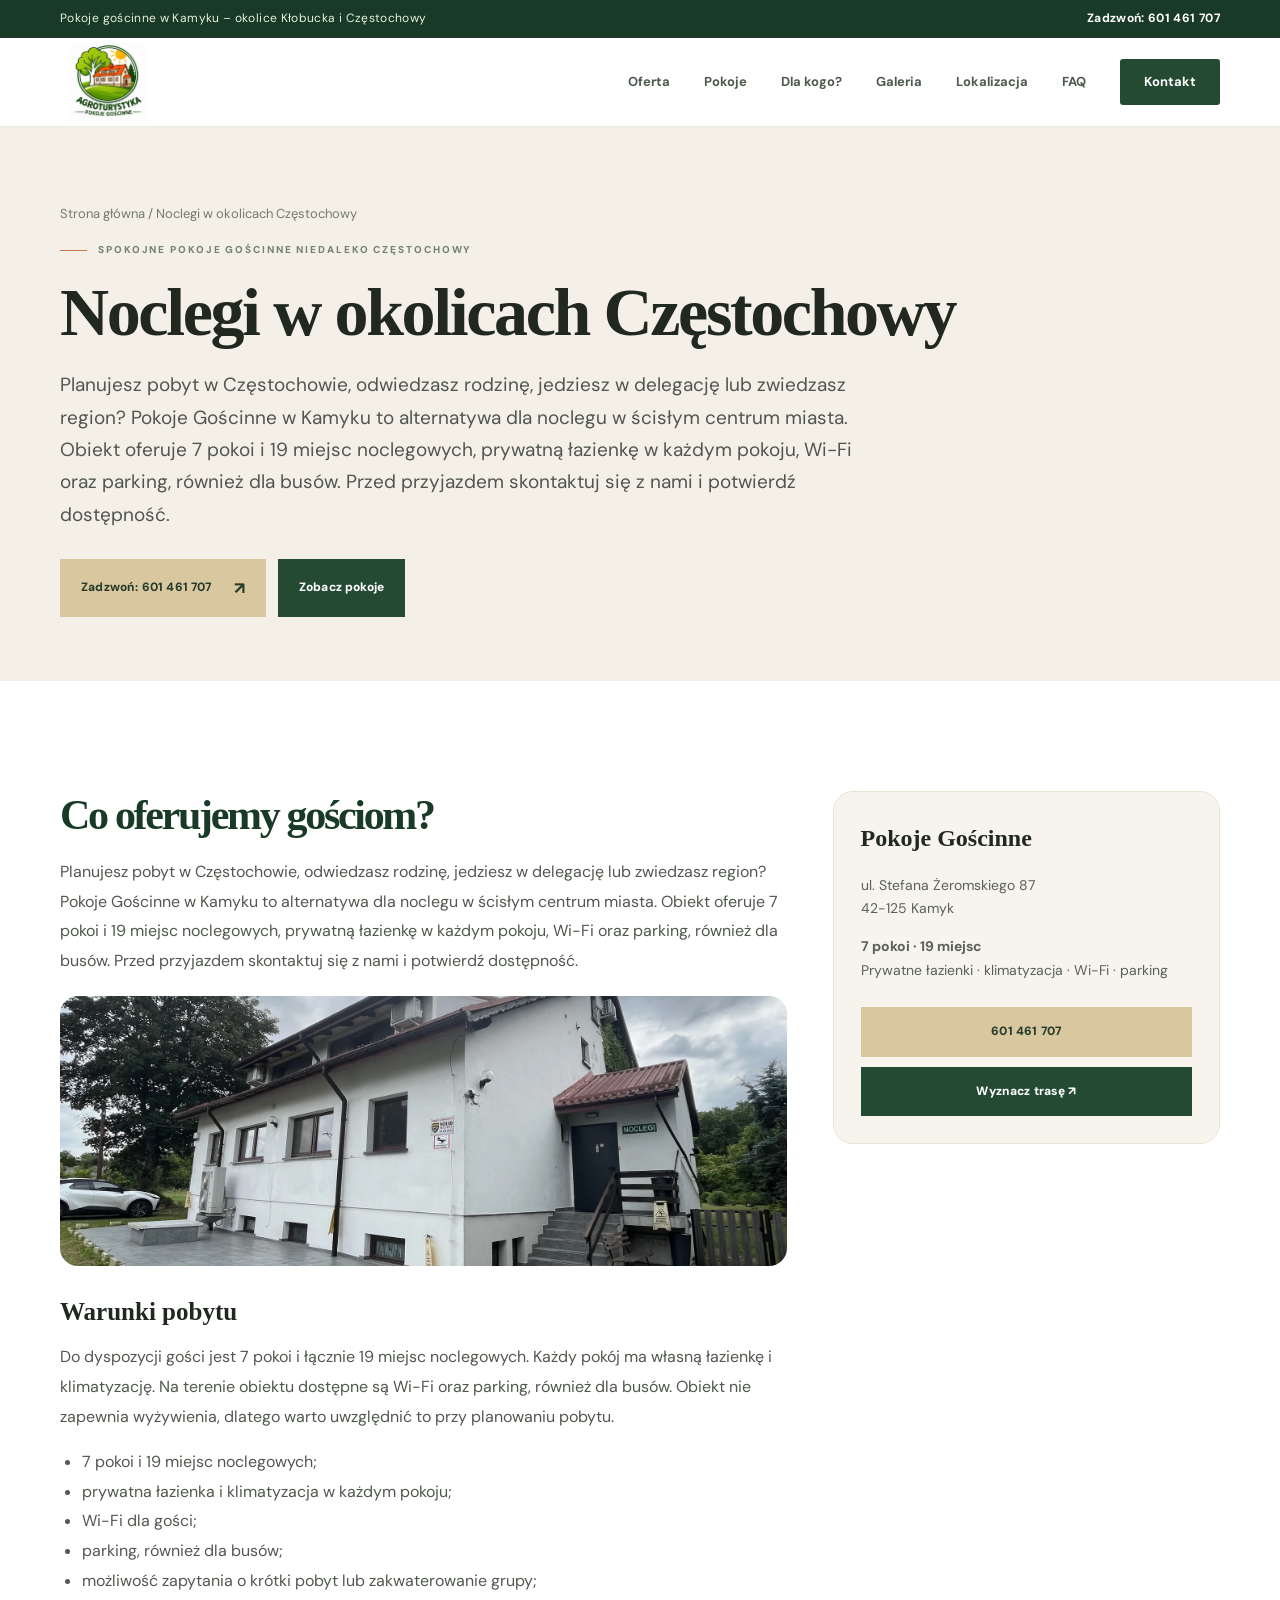
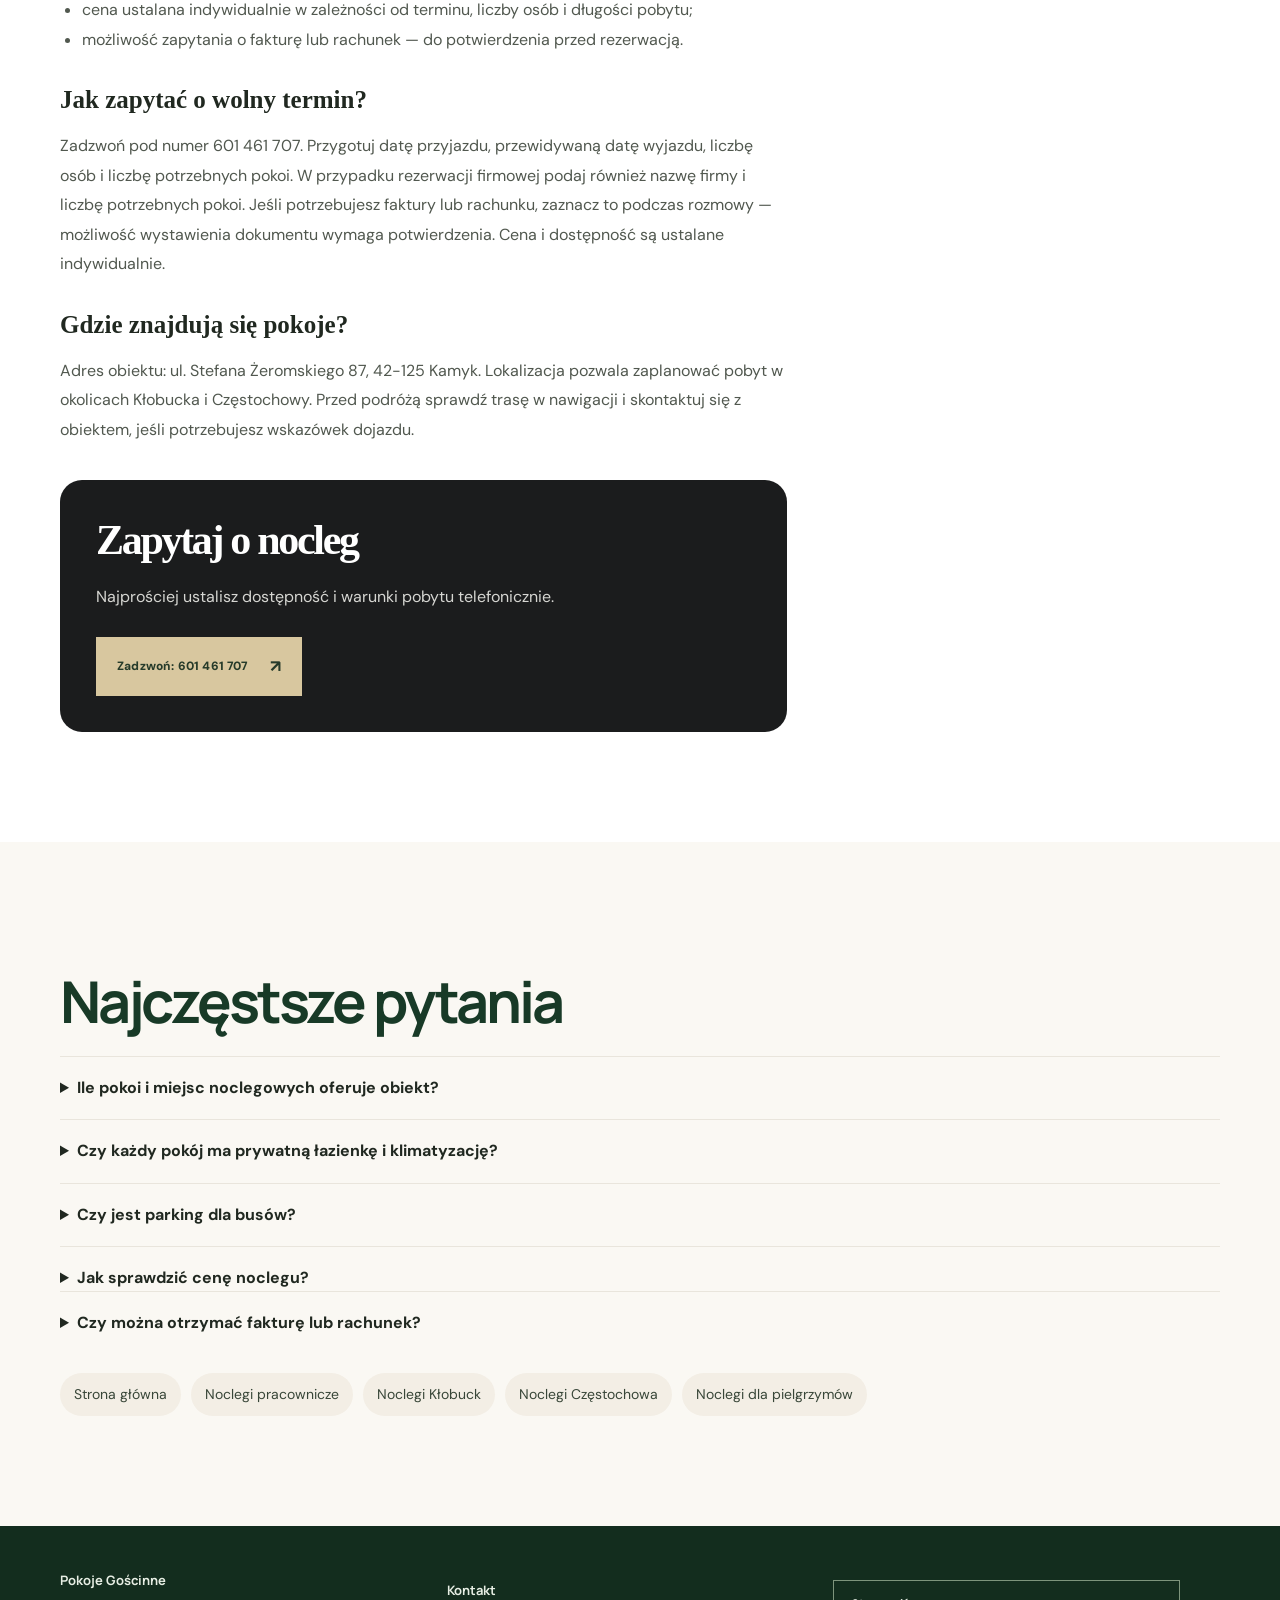
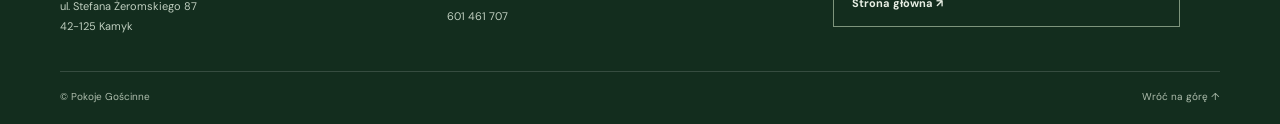
<file: noclegi-czestochowa.html>
<!doctype html><html lang="pl"><head><meta charset="utf-8"><meta name="viewport" content="width=device-width, initial-scale=1"><meta name="description" content="Szukasz noclegu koło Częstochowy? 7 pokoi i 19 miejsc w Kamyku, prywatna łazienka i klimatyzacja w każdym pokoju, Wi-Fi i parking. Zapytaj o dostępność."><meta name="robots" content="index,follow,max-image-preview:large"><meta name="theme-color" content="#244b32"><title>Noclegi Częstochowa i okolice – pokoje w Kamyku</title><meta property="og:type" content="website"><meta property="og:title" content="Noclegi Częstochowa i okolice – pokoje w Kamyku"><meta property="og:description" content="Szukasz noclegu koło Częstochowy? 7 pokoi i 19 miejsc w Kamyku, prywatna łazienka i klimatyzacja w każdym pokoju, Wi-Fi i parking. Zapytaj o dostępność."><link rel="preconnect" href="https://fonts.googleapis.com"><link rel="preconnect" href="https://fonts.gstatic.com" crossorigin><link href="https://fonts.googleapis.com/css2?family=DM+Sans:wght@400;500;600;700&family=Manrope:wght@400;500;600;700;800&display=swap" rel="stylesheet"><link rel="stylesheet" href="style.css"><script type="application/ld+json">{"@context":"https://schema.org","@type":"LodgingBusiness","name":"Pokoje Gościnne","telephone":"+48601461707","address":{"@type":"PostalAddress","streetAddress":"ul. Stefana Żeromskiego 87","addressLocality":"Kamyk","postalCode":"42-125","addressCountry":"PL"},"numberOfRooms":7,"amenityFeature":[{"@type":"LocationFeatureSpecification","name":"Prywatna łazienka w każdym pokoju","value":true},{"@type":"LocationFeatureSpecification","name":"Klimatyzacja w każdym pokoju","value":true},{"@type":"LocationFeatureSpecification","name":"Wi-Fi","value":true},{"@type":"LocationFeatureSpecification","name":"Parking dla busów","value":true}],"description":"Pokoje gościnne w Kamyku koło Kłobucka i Częstochowy. 7 pokoi, 19 miejsc noclegowych, prywatna łazienka i klimatyzacja w każdym pokoju, Wi-Fi i parking."}</script></head><body><div class="topline"><div class="wrap topline-inner"><span>Pokoje gościnne w Kamyku – okolice Kłobucka i Częstochowy</span><a href="tel:+48601461707">Zadzwoń: 601 461 707</a></div></div><header class="header"><div class="wrap nav-wrap"><a class="brand" href="index.html"><img src="assets/img/logo.png" alt="Pokoje Gościnne – logo"></a><button aria-expanded="false" aria-label="Otwórz menu" class="menu-toggle"><span></span><span></span><span></span></button><nav class="nav" aria-label="Menu główne"><a href="index.html#oferta">Oferta</a><a href="index.html#pokoje">Pokoje</a><a href="index.html#grupy">Dla kogo?</a><a href="index.html#galeria">Galeria</a><a href="index.html#okolica">Lokalizacja</a><a href="index.html#faq">FAQ</a><a class="nav-cta" href="index.html#kontakt">Kontakt</a></nav></div></header><main><section class="content-hero"><div class="wrap"><div class="breadcrumb"><a href="index.html">Strona główna</a> / Noclegi w okolicach Częstochowy</div><div class="eyebrow"><span></span> SPOKOJNE POKOJE GOŚCINNE NIEDALEKO CZĘSTOCHOWY</div><h1>Noclegi w okolicach Częstochowy<br><em></em></h1><p class="lead">Planujesz pobyt w Częstochowie, odwiedzasz rodzinę, jedziesz w delegację lub zwiedzasz region? Pokoje Gościnne w Kamyku to alternatywa dla noclegu w ścisłym centrum miasta. Obiekt oferuje 7 pokoi i 19 miejsc noclegowych, prywatną łazienkę w każdym pokoju, Wi-Fi oraz parking, również dla busów. Przed przyjazdem skontaktuj się z nami i potwierdź dostępność.</p><div class="content-hero-actions"><a class="btn btn-primary" href="tel:+48601461707">Zadzwoń: 601 461 707 <span>↗</span></a><a class="btn btn-dark" href="index.html#pokoje">Zobacz pokoje</a></div></div></section><section class="section"><div class="wrap content-layout"><article class="content-copy"><h2>Co oferujemy gościom?</h2><p>Planujesz pobyt w Częstochowie, odwiedzasz rodzinę, jedziesz w delegację lub zwiedzasz region? Pokoje Gościnne w Kamyku to alternatywa dla noclegu w ścisłym centrum miasta. Obiekt oferuje 7 pokoi i 19 miejsc noclegowych, prywatną łazienkę w każdym pokoju, Wi-Fi oraz parking, również dla busów. Przed przyjazdem skontaktuj się z nami i potwierdź dostępność.</p><img class="content-photo" src="assets/img/IMG_3123.webp" alt="Budynek pokoi gościnnych w Kamyku" loading="lazy"><h3>Warunki pobytu</h3><p>Do dyspozycji gości jest 7 pokoi i łącznie 19 miejsc noclegowych. Każdy pokój ma własną łazienkę i klimatyzację. Na terenie obiektu dostępne są Wi-Fi oraz parking, również dla busów. Obiekt nie zapewnia wyżywienia, dlatego warto uwzględnić to przy planowaniu pobytu.</p><ul><li>7 pokoi i 19 miejsc noclegowych;</li><li>prywatna łazienka i klimatyzacja w każdym pokoju;</li><li>Wi-Fi dla gości;</li><li>parking, również dla busów;</li><li>możliwość zapytania o krótki pobyt lub zakwaterowanie grupy;</li><li>cena ustalana indywidualnie w zależności od terminu, liczby osób i długości pobytu;</li><li>możliwość zapytania o fakturę lub rachunek — do potwierdzenia przed rezerwacją.</li></ul><h3>Jak zapytać o wolny termin?</h3><p>Zadzwoń pod numer 601 461 707. Przygotuj datę przyjazdu, przewidywaną datę wyjazdu, liczbę osób i liczbę potrzebnych pokoi. W przypadku rezerwacji firmowej podaj również nazwę firmy i liczbę potrzebnych pokoi. Jeśli potrzebujesz faktury lub rachunku, zaznacz to podczas rozmowy — możliwość wystawienia dokumentu wymaga potwierdzenia. Cena i dostępność są ustalane indywidualnie.</p><h3>Gdzie znajdują się pokoje?</h3><p>Adres obiektu: ul. Stefana Żeromskiego 87, 42-125 Kamyk. Lokalizacja pozwala zaplanować pobyt w okolicach Kłobucka i Częstochowy. Przed podróżą sprawdź trasę w nawigacji i skontaktuj się z obiektem, jeśli potrzebujesz wskazówek dojazdu.</p><div class="page-cta"><h2>Zapytaj o nocleg</h2><p>Najprościej ustalisz dostępność i warunki pobytu telefonicznie.</p><a class="btn btn-primary" href="tel:+48601461707">Zadzwoń: 601 461 707 <span>↗</span></a></div></article><aside class="content-aside"><h3>Pokoje Gościnne</h3><p>ul. Stefana Żeromskiego 87<br>42-125 Kamyk</p><p><strong>7 pokoi · 19 miejsc</strong><br>Prywatne łazienki · klimatyzacja · Wi-Fi · parking</p><a class="btn btn-primary" href="tel:+48601461707">601 461 707</a><a class="btn btn-dark" href="https://www.google.com/maps/search/?api=1&query=ul.+Stefana+Żeromskiego+87%2C+42-125+Kamyk" target="_blank" rel="noopener">Wyznacz trasę ↗</a></aside></div></section><section class="section" style="background:#faf8f3"><div class="wrap"><h2>Najczęstsze pytania</h2><div class="content-faq"><details><summary>Ile pokoi i miejsc noclegowych oferuje obiekt?</summary><p>Obiekt ma 7 pokoi i łącznie 19 miejsc noclegowych. Dostępność w konkretnym terminie należy potwierdzić telefonicznie.</p></details></div><div class="content-faq"><details><summary>Czy każdy pokój ma prywatną łazienkę i klimatyzację?</summary><p>Tak, każdy pokój ma własną łazienkę oraz klimatyzację.</p></details></div><div class="content-faq"><details><summary>Czy jest parking dla busów?</summary><p>Tak, dostępny jest parking, również dla busów.</p></details></div><div class="content-faq"><details><summary>Jak sprawdzić cenę noclegu?</summary><p>Cena jest ustalana indywidualnie. Zadzwoń pod numer 601 461 707 i podaj termin, liczbę osób oraz długość pobytu.</p></details><div class="content-faq"><details><summary>Czy można otrzymać fakturę lub rachunek?</summary><p>Jeśli potrzebujesz faktury lub rachunku, poinformuj o tym podczas rozmowy. Możliwość wystawienia dokumentu wymaga potwierdzenia przed rezerwacją.</p></details></div></div><div class="related-pages"><a href="index.html">Strona główna</a><a href="noclegi-pracownicze-kamyk.html">Noclegi pracownicze</a><a href="noclegi-kobuck.html">Noclegi Kłobuck</a><a href="noclegi-czestochowa.html">Noclegi Częstochowa</a><a href="noclegi-dla-pielgrzymow.html">Noclegi dla pielgrzymów</a></div></div></section></main><footer class="footer"><div class="wrap footer-main"><div><strong>Pokoje Gościnne</strong><span>ul. Stefana Żeromskiego 87<br>42-125 Kamyk</span></div><div><strong>Kontakt</strong><a href="tel:+48601461707">601 461 707</a></div><a class="footer-call" href="index.html">Strona główna ↗</a></div><div class="wrap footer-bottom"><span>© Pokoje Gościnne</span><a href="#top">Wróć na górę ↑</a></div></footer><a class="mobile-call" href="tel:+48601461707"><span>☎</span> Zadzwoń: 601 461 707</a><script src="script.js"></script></body></html>
</file>
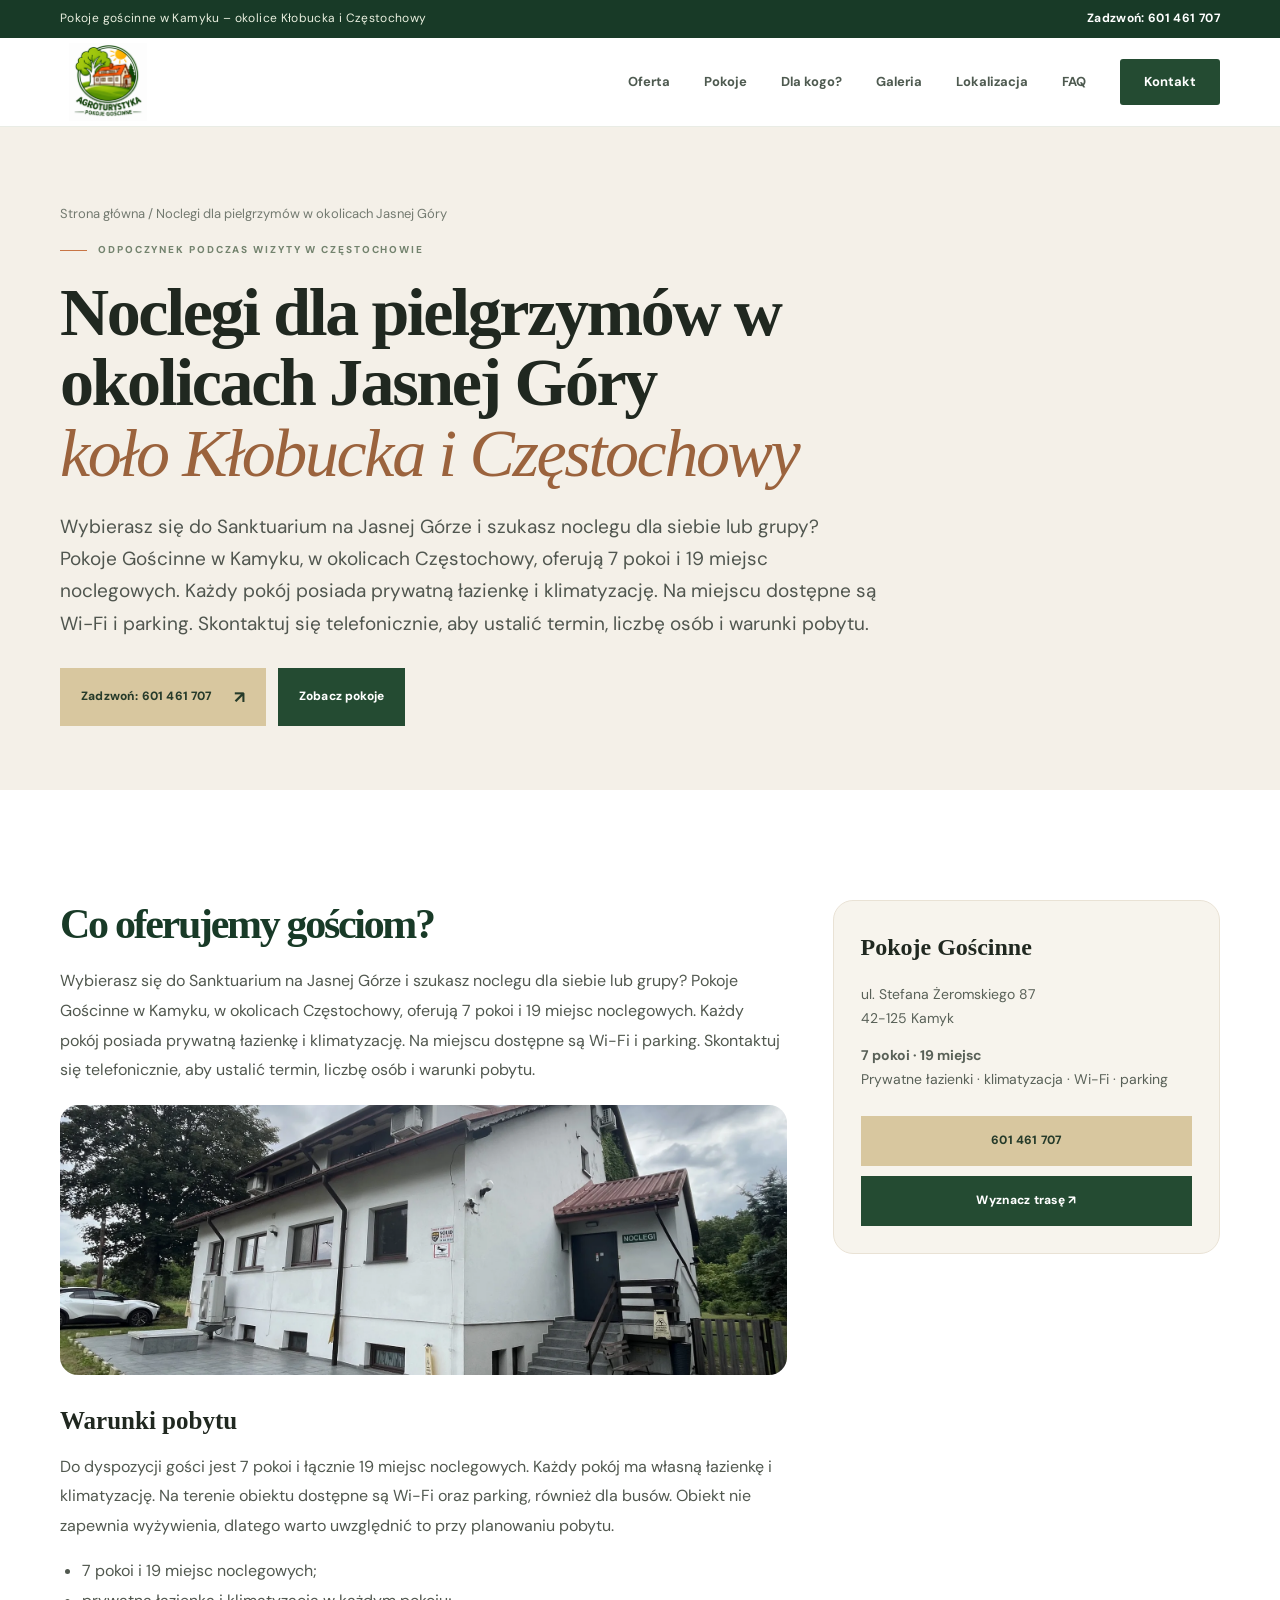
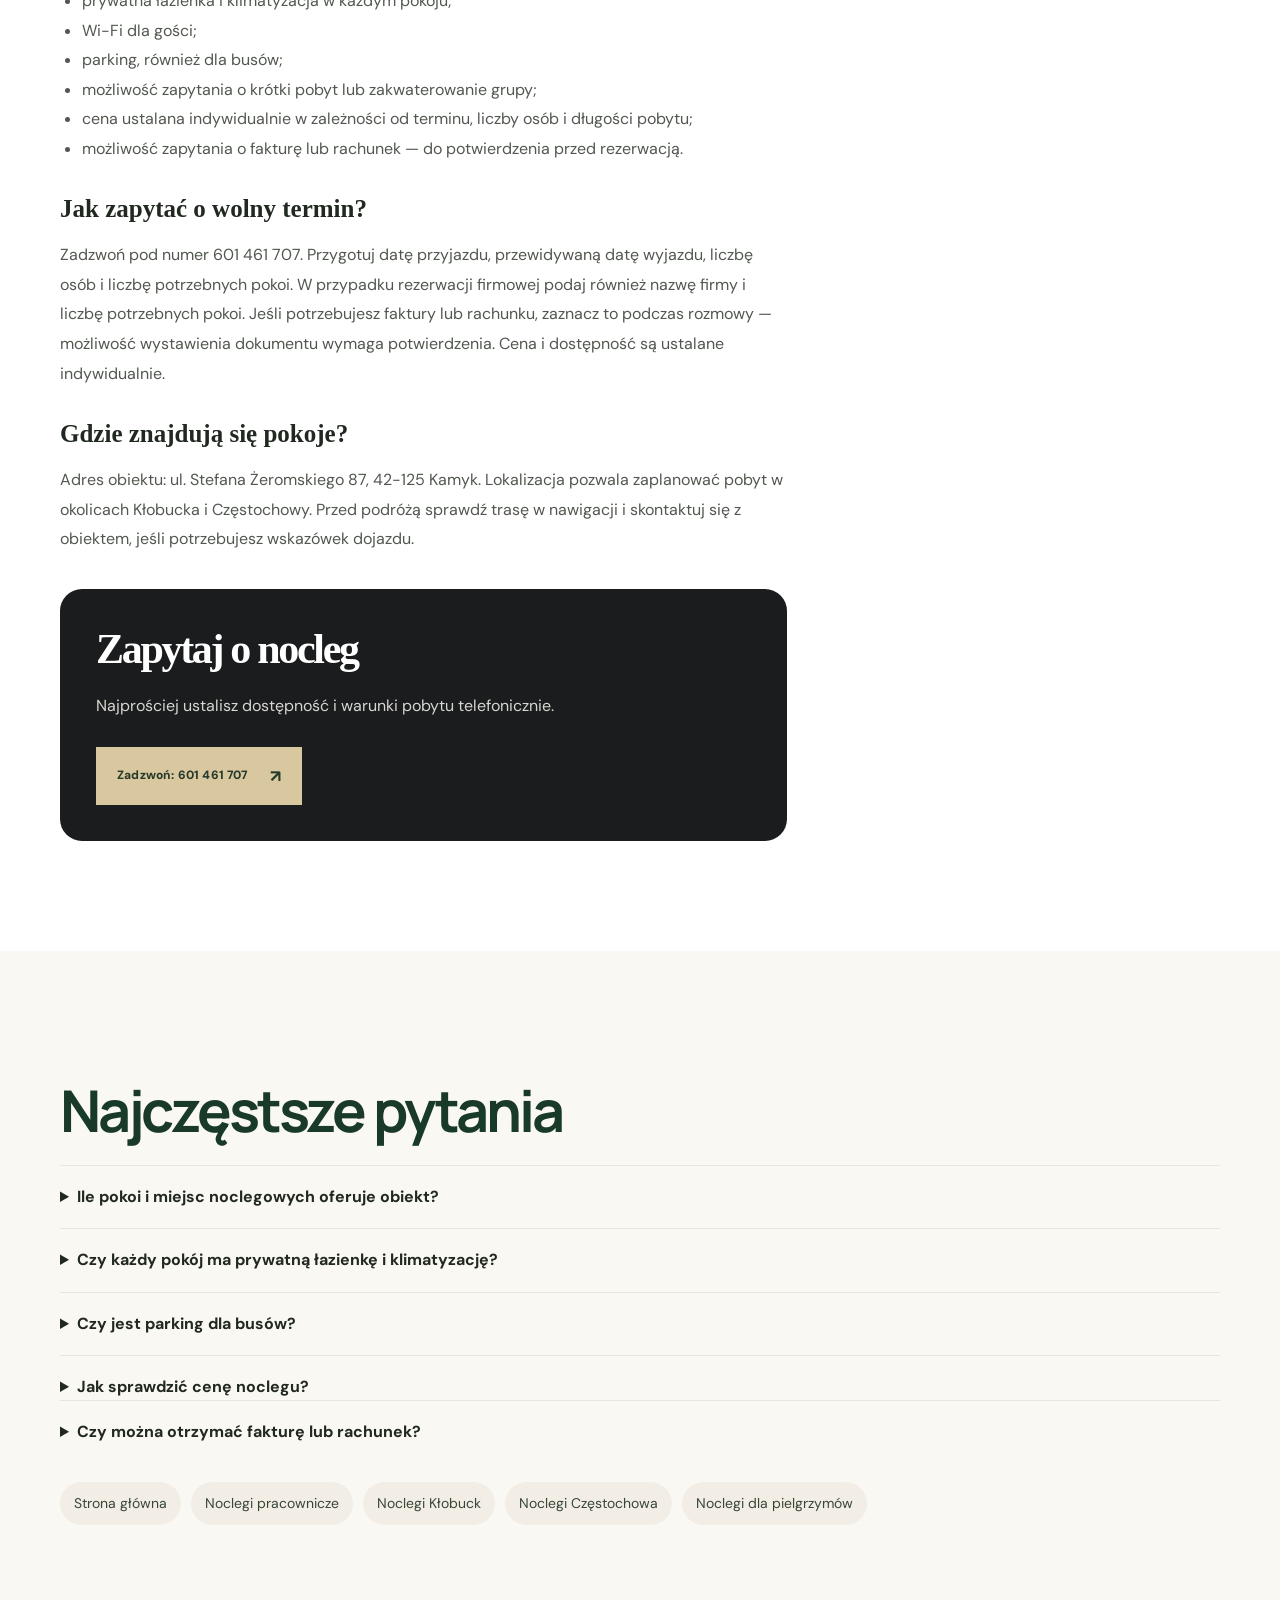
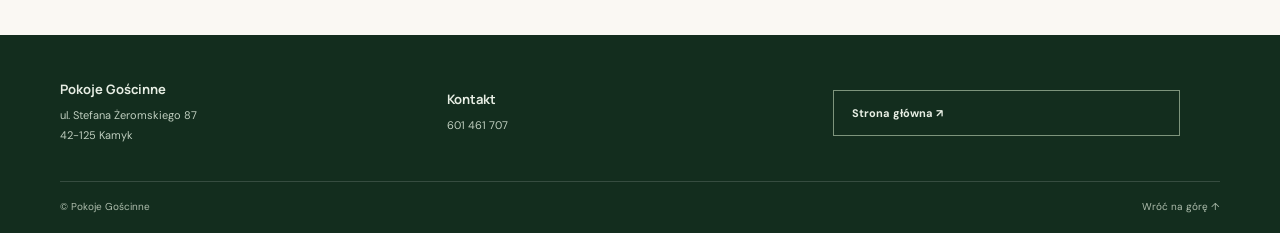
<file: noclegi-dla-pielgrzymow.html>
<!doctype html><html lang="pl"><head><meta charset="utf-8"><meta name="viewport" content="width=device-width, initial-scale=1"><meta name="description" content="Noclegi dla pielgrzymów odwiedzających Jasną Górę. Pokoje w Kamyku koło Częstochowy: 7 pokoi, 19 miejsc, prywatna łazienka i klimatyzacja w każdym pokoju, parking."><meta name="robots" content="index,follow,max-image-preview:large"><meta name="theme-color" content="#244b32"><title>Noclegi dla pielgrzymów – Jasna Góra i okolice</title><meta property="og:type" content="website"><meta property="og:title" content="Noclegi dla pielgrzymów – Jasna Góra i okolice"><meta property="og:description" content="Noclegi dla pielgrzymów odwiedzających Jasną Górę. Pokoje w Kamyku koło Częstochowy: 7 pokoi, 19 miejsc, prywatna łazienka i klimatyzacja w każdym pokoju, parking."><link rel="preconnect" href="https://fonts.googleapis.com"><link rel="preconnect" href="https://fonts.gstatic.com" crossorigin><link href="https://fonts.googleapis.com/css2?family=DM+Sans:wght@400;500;600;700&family=Manrope:wght@400;500;600;700;800&display=swap" rel="stylesheet"><link rel="stylesheet" href="style.css"><script type="application/ld+json">{"@context":"https://schema.org","@type":"LodgingBusiness","name":"Pokoje Gościnne","telephone":"+48601461707","address":{"@type":"PostalAddress","streetAddress":"ul. Stefana Żeromskiego 87","addressLocality":"Kamyk","postalCode":"42-125","addressCountry":"PL"},"numberOfRooms":7,"amenityFeature":[{"@type":"LocationFeatureSpecification","name":"Prywatna łazienka w każdym pokoju","value":true},{"@type":"LocationFeatureSpecification","name":"Klimatyzacja w każdym pokoju","value":true},{"@type":"LocationFeatureSpecification","name":"Wi-Fi","value":true},{"@type":"LocationFeatureSpecification","name":"Parking dla busów","value":true}],"description":"Pokoje gościnne w Kamyku koło Kłobucka i Częstochowy. 7 pokoi, 19 miejsc noclegowych, prywatna łazienka i klimatyzacja w każdym pokoju, Wi-Fi i parking."}</script></head><body><div class="topline"><div class="wrap topline-inner"><span>Pokoje gościnne w Kamyku – okolice Kłobucka i Częstochowy</span><a href="tel:+48601461707">Zadzwoń: 601 461 707</a></div></div><header class="header"><div class="wrap nav-wrap"><a class="brand" href="index.html"><img src="assets/img/logo.png" alt="Pokoje Gościnne – logo"></a><button aria-expanded="false" aria-label="Otwórz menu" class="menu-toggle"><span></span><span></span><span></span></button><nav class="nav" aria-label="Menu główne"><a href="index.html#oferta">Oferta</a><a href="index.html#pokoje">Pokoje</a><a href="index.html#grupy">Dla kogo?</a><a href="index.html#galeria">Galeria</a><a href="index.html#okolica">Lokalizacja</a><a href="index.html#faq">FAQ</a><a class="nav-cta" href="index.html#kontakt">Kontakt</a></nav></div></header><main><section class="content-hero"><div class="wrap"><div class="breadcrumb"><a href="index.html">Strona główna</a> / Noclegi dla pielgrzymów w okolicach Jasnej Góry</div><div class="eyebrow"><span></span> ODPOCZYNEK PODCZAS WIZYTY W CZĘSTOCHOWIE</div><h1>Noclegi dla pielgrzymów w okolicach Jasnej Góry<br><em>koło Kłobucka i Częstochowy</em></h1><p class="lead">Wybierasz się do Sanktuarium na Jasnej Górze i szukasz noclegu dla siebie lub grupy? Pokoje Gościnne w Kamyku, w okolicach Częstochowy, oferują 7 pokoi i 19 miejsc noclegowych. Każdy pokój posiada prywatną łazienkę i klimatyzację. Na miejscu dostępne są Wi-Fi i parking. Skontaktuj się telefonicznie, aby ustalić termin, liczbę osób i warunki pobytu.</p><div class="content-hero-actions"><a class="btn btn-primary" href="tel:+48601461707">Zadzwoń: 601 461 707 <span>↗</span></a><a class="btn btn-dark" href="index.html#pokoje">Zobacz pokoje</a></div></div></section><section class="section"><div class="wrap content-layout"><article class="content-copy"><h2>Co oferujemy gościom?</h2><p>Wybierasz się do Sanktuarium na Jasnej Górze i szukasz noclegu dla siebie lub grupy? Pokoje Gościnne w Kamyku, w okolicach Częstochowy, oferują 7 pokoi i 19 miejsc noclegowych. Każdy pokój posiada prywatną łazienkę i klimatyzację. Na miejscu dostępne są Wi-Fi i parking. Skontaktuj się telefonicznie, aby ustalić termin, liczbę osób i warunki pobytu.</p><img class="content-photo" src="assets/img/IMG_3123.webp" alt="Budynek pokoi gościnnych w Kamyku" loading="lazy"><h3>Warunki pobytu</h3><p>Do dyspozycji gości jest 7 pokoi i łącznie 19 miejsc noclegowych. Każdy pokój ma własną łazienkę i klimatyzację. Na terenie obiektu dostępne są Wi-Fi oraz parking, również dla busów. Obiekt nie zapewnia wyżywienia, dlatego warto uwzględnić to przy planowaniu pobytu.</p><ul><li>7 pokoi i 19 miejsc noclegowych;</li><li>prywatna łazienka i klimatyzacja w każdym pokoju;</li><li>Wi-Fi dla gości;</li><li>parking, również dla busów;</li><li>możliwość zapytania o krótki pobyt lub zakwaterowanie grupy;</li><li>cena ustalana indywidualnie w zależności od terminu, liczby osób i długości pobytu;</li><li>możliwość zapytania o fakturę lub rachunek — do potwierdzenia przed rezerwacją.</li></ul><h3>Jak zapytać o wolny termin?</h3><p>Zadzwoń pod numer 601 461 707. Przygotuj datę przyjazdu, przewidywaną datę wyjazdu, liczbę osób i liczbę potrzebnych pokoi. W przypadku rezerwacji firmowej podaj również nazwę firmy i liczbę potrzebnych pokoi. Jeśli potrzebujesz faktury lub rachunku, zaznacz to podczas rozmowy — możliwość wystawienia dokumentu wymaga potwierdzenia. Cena i dostępność są ustalane indywidualnie.</p><h3>Gdzie znajdują się pokoje?</h3><p>Adres obiektu: ul. Stefana Żeromskiego 87, 42-125 Kamyk. Lokalizacja pozwala zaplanować pobyt w okolicach Kłobucka i Częstochowy. Przed podróżą sprawdź trasę w nawigacji i skontaktuj się z obiektem, jeśli potrzebujesz wskazówek dojazdu.</p><div class="page-cta"><h2>Zapytaj o nocleg</h2><p>Najprościej ustalisz dostępność i warunki pobytu telefonicznie.</p><a class="btn btn-primary" href="tel:+48601461707">Zadzwoń: 601 461 707 <span>↗</span></a></div></article><aside class="content-aside"><h3>Pokoje Gościnne</h3><p>ul. Stefana Żeromskiego 87<br>42-125 Kamyk</p><p><strong>7 pokoi · 19 miejsc</strong><br>Prywatne łazienki · klimatyzacja · Wi-Fi · parking</p><a class="btn btn-primary" href="tel:+48601461707">601 461 707</a><a class="btn btn-dark" href="https://www.google.com/maps/search/?api=1&query=ul.+Stefana+Żeromskiego+87%2C+42-125+Kamyk" target="_blank" rel="noopener">Wyznacz trasę ↗</a></aside></div></section><section class="section" style="background:#faf8f3"><div class="wrap"><h2>Najczęstsze pytania</h2><div class="content-faq"><details><summary>Ile pokoi i miejsc noclegowych oferuje obiekt?</summary><p>Obiekt ma 7 pokoi i łącznie 19 miejsc noclegowych. Dostępność w konkretnym terminie należy potwierdzić telefonicznie.</p></details></div><div class="content-faq"><details><summary>Czy każdy pokój ma prywatną łazienkę i klimatyzację?</summary><p>Tak, każdy pokój ma własną łazienkę oraz klimatyzację.</p></details></div><div class="content-faq"><details><summary>Czy jest parking dla busów?</summary><p>Tak, dostępny jest parking, również dla busów.</p></details></div><div class="content-faq"><details><summary>Jak sprawdzić cenę noclegu?</summary><p>Cena jest ustalana indywidualnie. Zadzwoń pod numer 601 461 707 i podaj termin, liczbę osób oraz długość pobytu.</p></details><div class="content-faq"><details><summary>Czy można otrzymać fakturę lub rachunek?</summary><p>Jeśli potrzebujesz faktury lub rachunku, poinformuj o tym podczas rozmowy. Możliwość wystawienia dokumentu wymaga potwierdzenia przed rezerwacją.</p></details></div></div><div class="related-pages"><a href="index.html">Strona główna</a><a href="noclegi-pracownicze-kamyk.html">Noclegi pracownicze</a><a href="noclegi-kobuck.html">Noclegi Kłobuck</a><a href="noclegi-czestochowa.html">Noclegi Częstochowa</a><a href="noclegi-dla-pielgrzymow.html">Noclegi dla pielgrzymów</a></div></div></section></main><footer class="footer"><div class="wrap footer-main"><div><strong>Pokoje Gościnne</strong><span>ul. Stefana Żeromskiego 87<br>42-125 Kamyk</span></div><div><strong>Kontakt</strong><a href="tel:+48601461707">601 461 707</a></div><a class="footer-call" href="index.html">Strona główna ↗</a></div><div class="wrap footer-bottom"><span>© Pokoje Gościnne</span><a href="#top">Wróć na górę ↑</a></div></footer><a class="mobile-call" href="tel:+48601461707"><span>☎</span> Zadzwoń: 601 461 707</a><script src="script.js"></script></body></html>
</file>
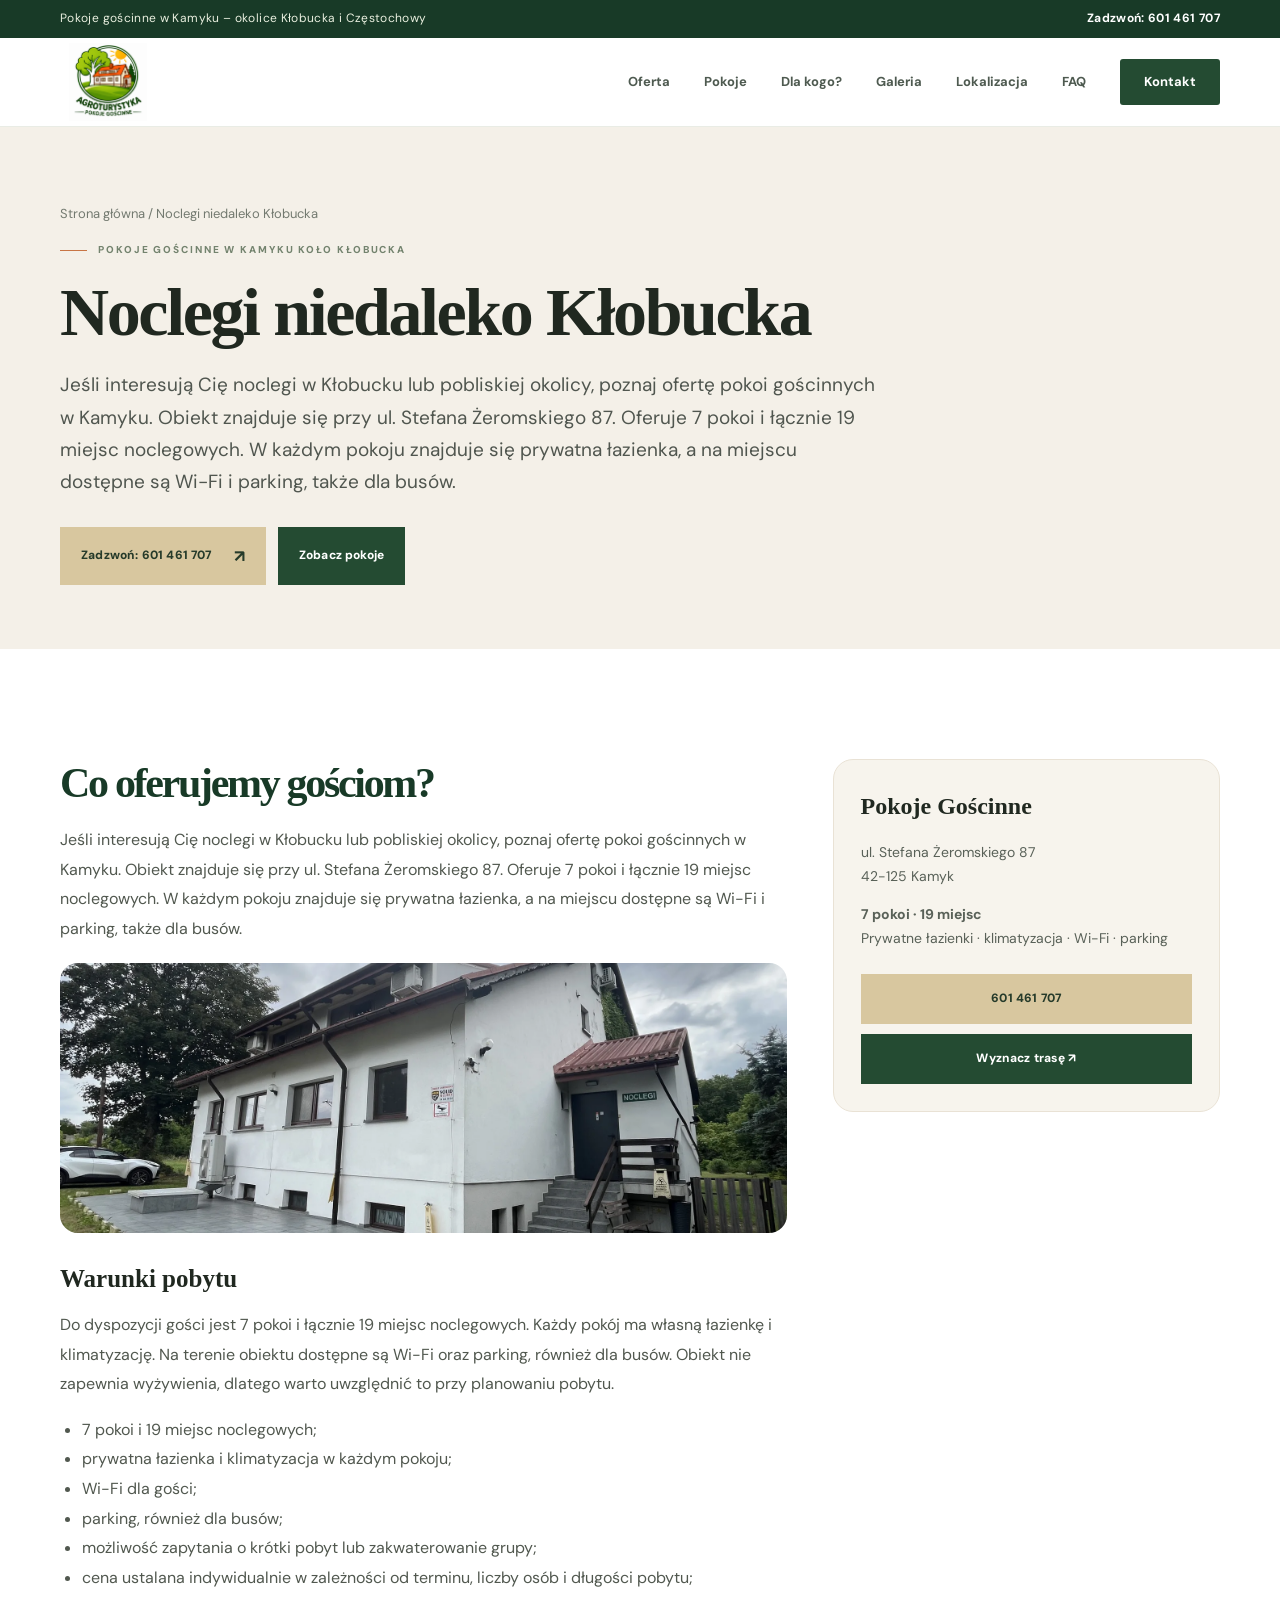
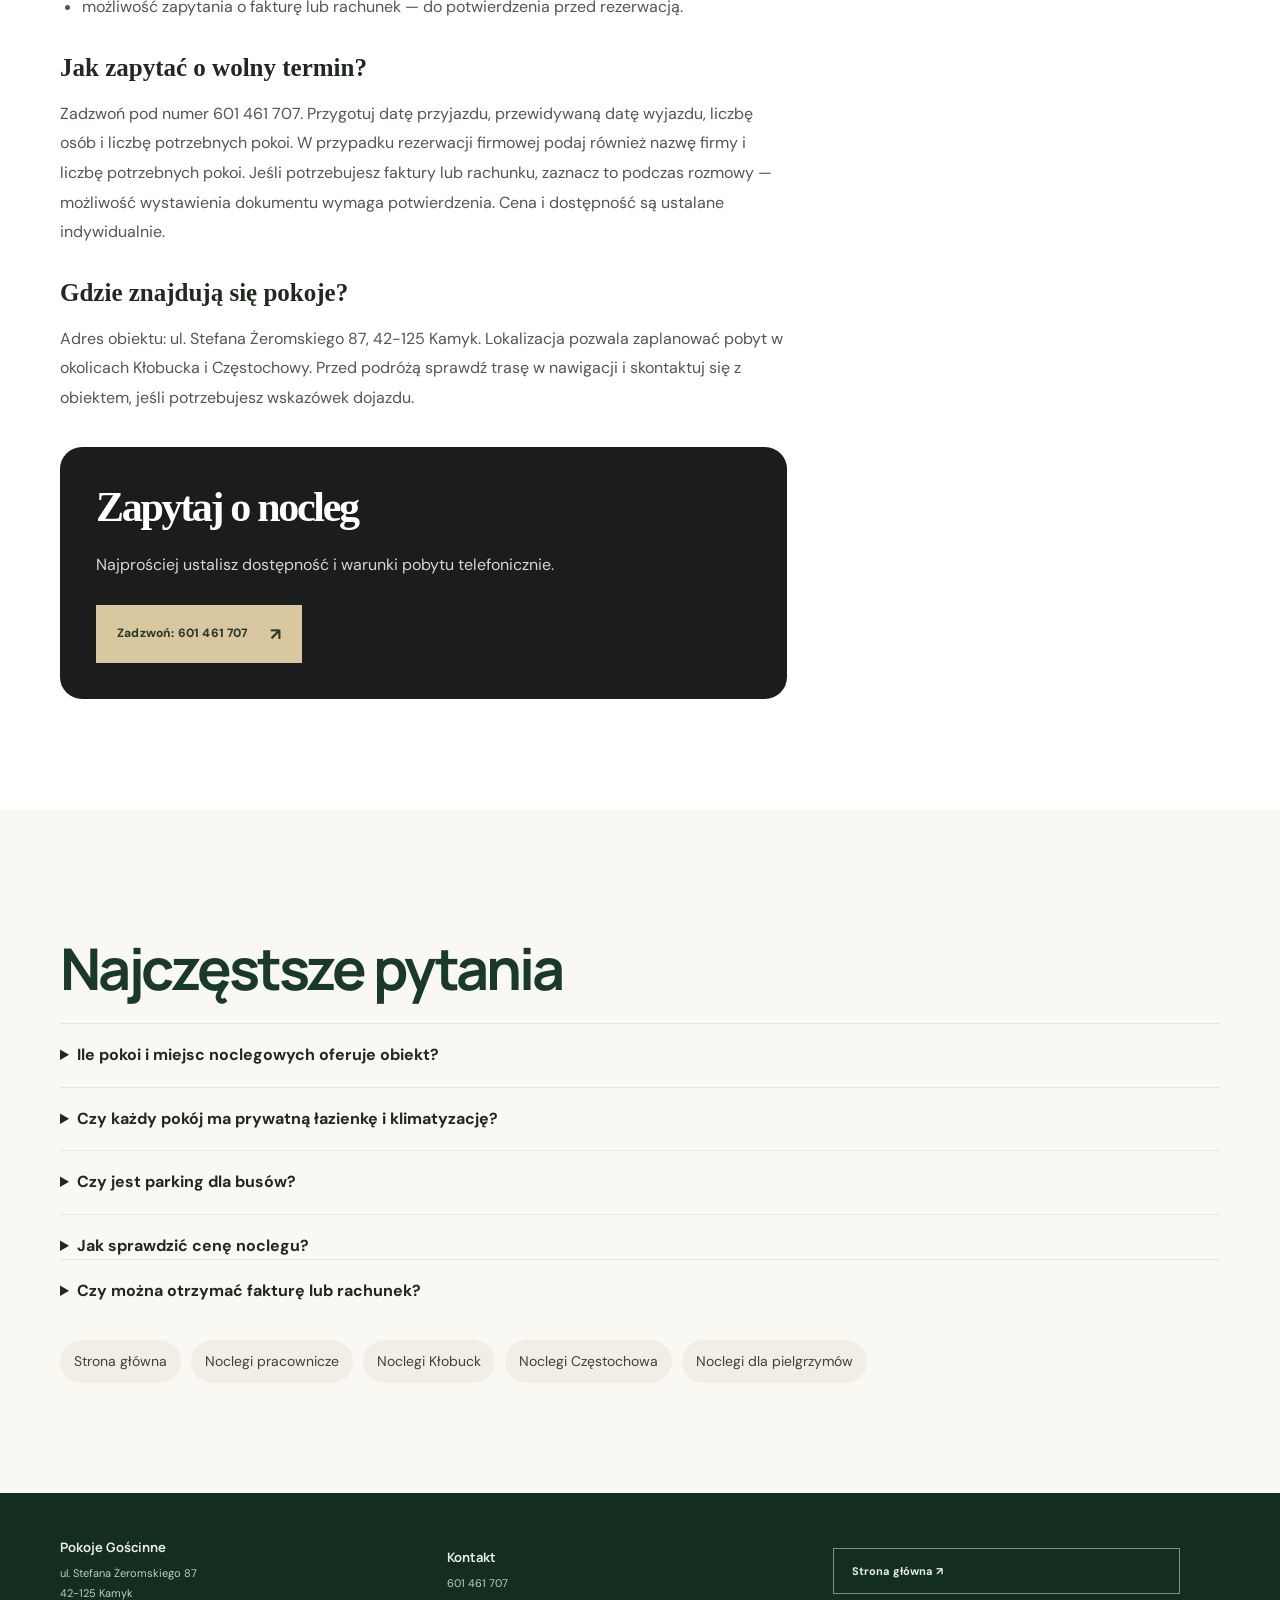
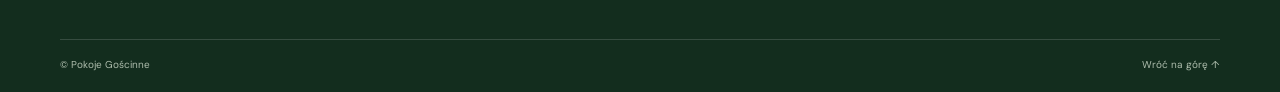
<file: noclegi-kobuck.html>
<!doctype html><html lang="pl"><head><meta charset="utf-8"><meta name="viewport" content="width=device-width, initial-scale=1"><meta name="description" content="Szukasz noclegu koło Kłobucka? Pokoje Gościnne w Kamyku: 7 pokoi, 19 miejsc, klimatyzacja i prywatna łazienka i klimatyzacja w każdym pokoju, Wi-Fi i parking. Zadzwoń."><meta name="robots" content="index,follow,max-image-preview:large"><meta name="theme-color" content="#244b32"><title>Noclegi Kłobuck i okolice – pokoje w Kamyku</title><meta property="og:type" content="website"><meta property="og:title" content="Noclegi Kłobuck i okolice – pokoje w Kamyku"><meta property="og:description" content="Szukasz noclegu koło Kłobucka? Pokoje Gościnne w Kamyku: 7 pokoi, 19 miejsc, klimatyzacja i prywatna łazienka i klimatyzacja w każdym pokoju, Wi-Fi i parking. Zadzwoń."><link rel="preconnect" href="https://fonts.googleapis.com"><link rel="preconnect" href="https://fonts.gstatic.com" crossorigin><link href="https://fonts.googleapis.com/css2?family=DM+Sans:wght@400;500;600;700&family=Manrope:wght@400;500;600;700;800&display=swap" rel="stylesheet"><link rel="stylesheet" href="style.css"><script type="application/ld+json">{"@context":"https://schema.org","@type":"LodgingBusiness","name":"Pokoje Gościnne","telephone":"+48601461707","address":{"@type":"PostalAddress","streetAddress":"ul. Stefana Żeromskiego 87","addressLocality":"Kamyk","postalCode":"42-125","addressCountry":"PL"},"numberOfRooms":7,"amenityFeature":[{"@type":"LocationFeatureSpecification","name":"Prywatna łazienka w każdym pokoju","value":true},{"@type":"LocationFeatureSpecification","name":"Klimatyzacja w każdym pokoju","value":true},{"@type":"LocationFeatureSpecification","name":"Wi-Fi","value":true},{"@type":"LocationFeatureSpecification","name":"Parking dla busów","value":true}],"description":"Pokoje gościnne w Kamyku koło Kłobucka i Częstochowy. 7 pokoi, 19 miejsc noclegowych, prywatna łazienka i klimatyzacja w każdym pokoju, Wi-Fi i parking."}</script></head><body><div class="topline"><div class="wrap topline-inner"><span>Pokoje gościnne w Kamyku – okolice Kłobucka i Częstochowy</span><a href="tel:+48601461707">Zadzwoń: 601 461 707</a></div></div><header class="header"><div class="wrap nav-wrap"><a class="brand" href="index.html"><img src="assets/img/logo.png" alt="Pokoje Gościnne – logo"></a><button aria-expanded="false" aria-label="Otwórz menu" class="menu-toggle"><span></span><span></span><span></span></button><nav class="nav" aria-label="Menu główne"><a href="index.html#oferta">Oferta</a><a href="index.html#pokoje">Pokoje</a><a href="index.html#grupy">Dla kogo?</a><a href="index.html#galeria">Galeria</a><a href="index.html#okolica">Lokalizacja</a><a href="index.html#faq">FAQ</a><a class="nav-cta" href="index.html#kontakt">Kontakt</a></nav></div></header><main><section class="content-hero"><div class="wrap"><div class="breadcrumb"><a href="index.html">Strona główna</a> / Noclegi niedaleko Kłobucka</div><div class="eyebrow"><span></span> POKOJE GOŚCINNE W KAMYKU KOŁO KŁOBUCKA</div><h1>Noclegi niedaleko Kłobucka<br><em></em></h1><p class="lead">Jeśli interesują Cię noclegi w Kłobucku lub pobliskiej okolicy, poznaj ofertę pokoi gościnnych w Kamyku. Obiekt znajduje się przy ul. Stefana Żeromskiego 87. Oferuje 7 pokoi i łącznie 19 miejsc noclegowych. W każdym pokoju znajduje się prywatna łazienka, a na miejscu dostępne są Wi-Fi i parking, także dla busów.</p><div class="content-hero-actions"><a class="btn btn-primary" href="tel:+48601461707">Zadzwoń: 601 461 707 <span>↗</span></a><a class="btn btn-dark" href="index.html#pokoje">Zobacz pokoje</a></div></div></section><section class="section"><div class="wrap content-layout"><article class="content-copy"><h2>Co oferujemy gościom?</h2><p>Jeśli interesują Cię noclegi w Kłobucku lub pobliskiej okolicy, poznaj ofertę pokoi gościnnych w Kamyku. Obiekt znajduje się przy ul. Stefana Żeromskiego 87. Oferuje 7 pokoi i łącznie 19 miejsc noclegowych. W każdym pokoju znajduje się prywatna łazienka, a na miejscu dostępne są Wi-Fi i parking, także dla busów.</p><img class="content-photo" src="assets/img/IMG_3123.webp" alt="Budynek pokoi gościnnych w Kamyku" loading="lazy"><h3>Warunki pobytu</h3><p>Do dyspozycji gości jest 7 pokoi i łącznie 19 miejsc noclegowych. Każdy pokój ma własną łazienkę i klimatyzację. Na terenie obiektu dostępne są Wi-Fi oraz parking, również dla busów. Obiekt nie zapewnia wyżywienia, dlatego warto uwzględnić to przy planowaniu pobytu.</p><ul><li>7 pokoi i 19 miejsc noclegowych;</li><li>prywatna łazienka i klimatyzacja w każdym pokoju;</li><li>Wi-Fi dla gości;</li><li>parking, również dla busów;</li><li>możliwość zapytania o krótki pobyt lub zakwaterowanie grupy;</li><li>cena ustalana indywidualnie w zależności od terminu, liczby osób i długości pobytu;</li><li>możliwość zapytania o fakturę lub rachunek — do potwierdzenia przed rezerwacją.</li></ul><h3>Jak zapytać o wolny termin?</h3><p>Zadzwoń pod numer 601 461 707. Przygotuj datę przyjazdu, przewidywaną datę wyjazdu, liczbę osób i liczbę potrzebnych pokoi. W przypadku rezerwacji firmowej podaj również nazwę firmy i liczbę potrzebnych pokoi. Jeśli potrzebujesz faktury lub rachunku, zaznacz to podczas rozmowy — możliwość wystawienia dokumentu wymaga potwierdzenia. Cena i dostępność są ustalane indywidualnie.</p><h3>Gdzie znajdują się pokoje?</h3><p>Adres obiektu: ul. Stefana Żeromskiego 87, 42-125 Kamyk. Lokalizacja pozwala zaplanować pobyt w okolicach Kłobucka i Częstochowy. Przed podróżą sprawdź trasę w nawigacji i skontaktuj się z obiektem, jeśli potrzebujesz wskazówek dojazdu.</p><div class="page-cta"><h2>Zapytaj o nocleg</h2><p>Najprościej ustalisz dostępność i warunki pobytu telefonicznie.</p><a class="btn btn-primary" href="tel:+48601461707">Zadzwoń: 601 461 707 <span>↗</span></a></div></article><aside class="content-aside"><h3>Pokoje Gościnne</h3><p>ul. Stefana Żeromskiego 87<br>42-125 Kamyk</p><p><strong>7 pokoi · 19 miejsc</strong><br>Prywatne łazienki · klimatyzacja · Wi-Fi · parking</p><a class="btn btn-primary" href="tel:+48601461707">601 461 707</a><a class="btn btn-dark" href="https://www.google.com/maps/search/?api=1&query=ul.+Stefana+Żeromskiego+87%2C+42-125+Kamyk" target="_blank" rel="noopener">Wyznacz trasę ↗</a></aside></div></section><section class="section" style="background:#faf8f3"><div class="wrap"><h2>Najczęstsze pytania</h2><div class="content-faq"><details><summary>Ile pokoi i miejsc noclegowych oferuje obiekt?</summary><p>Obiekt ma 7 pokoi i łącznie 19 miejsc noclegowych. Dostępność w konkretnym terminie należy potwierdzić telefonicznie.</p></details></div><div class="content-faq"><details><summary>Czy każdy pokój ma prywatną łazienkę i klimatyzację?</summary><p>Tak, każdy pokój ma własną łazienkę oraz klimatyzację.</p></details></div><div class="content-faq"><details><summary>Czy jest parking dla busów?</summary><p>Tak, dostępny jest parking, również dla busów.</p></details></div><div class="content-faq"><details><summary>Jak sprawdzić cenę noclegu?</summary><p>Cena jest ustalana indywidualnie. Zadzwoń pod numer 601 461 707 i podaj termin, liczbę osób oraz długość pobytu.</p></details><div class="content-faq"><details><summary>Czy można otrzymać fakturę lub rachunek?</summary><p>Jeśli potrzebujesz faktury lub rachunku, poinformuj o tym podczas rozmowy. Możliwość wystawienia dokumentu wymaga potwierdzenia przed rezerwacją.</p></details></div></div><div class="related-pages"><a href="index.html">Strona główna</a><a href="noclegi-pracownicze-kamyk.html">Noclegi pracownicze</a><a href="noclegi-kobuck.html">Noclegi Kłobuck</a><a href="noclegi-czestochowa.html">Noclegi Częstochowa</a><a href="noclegi-dla-pielgrzymow.html">Noclegi dla pielgrzymów</a></div></div></section></main><footer class="footer"><div class="wrap footer-main"><div><strong>Pokoje Gościnne</strong><span>ul. Stefana Żeromskiego 87<br>42-125 Kamyk</span></div><div><strong>Kontakt</strong><a href="tel:+48601461707">601 461 707</a></div><a class="footer-call" href="index.html">Strona główna ↗</a></div><div class="wrap footer-bottom"><span>© Pokoje Gościnne</span><a href="#top">Wróć na górę ↑</a></div></footer><a class="mobile-call" href="tel:+48601461707"><span>☎</span> Zadzwoń: 601 461 707</a><script src="script.js"></script></body></html>
</file>
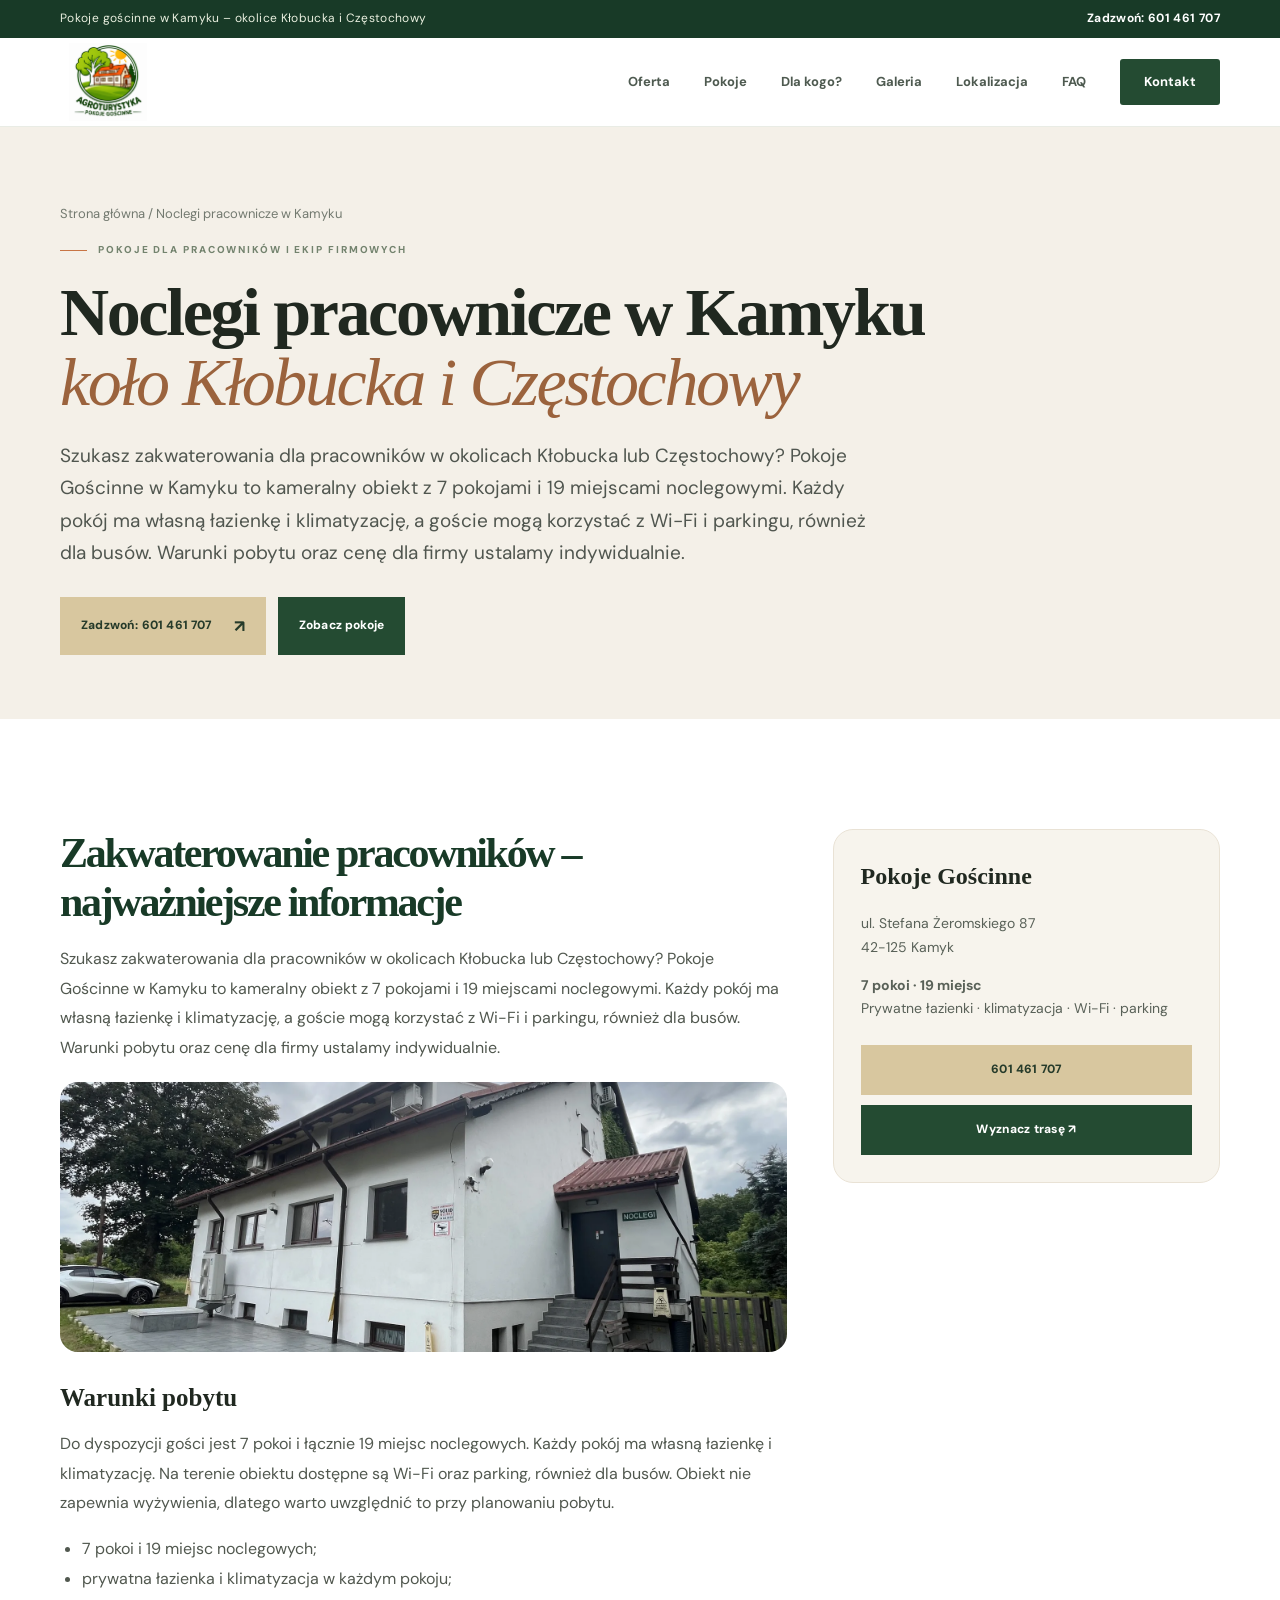
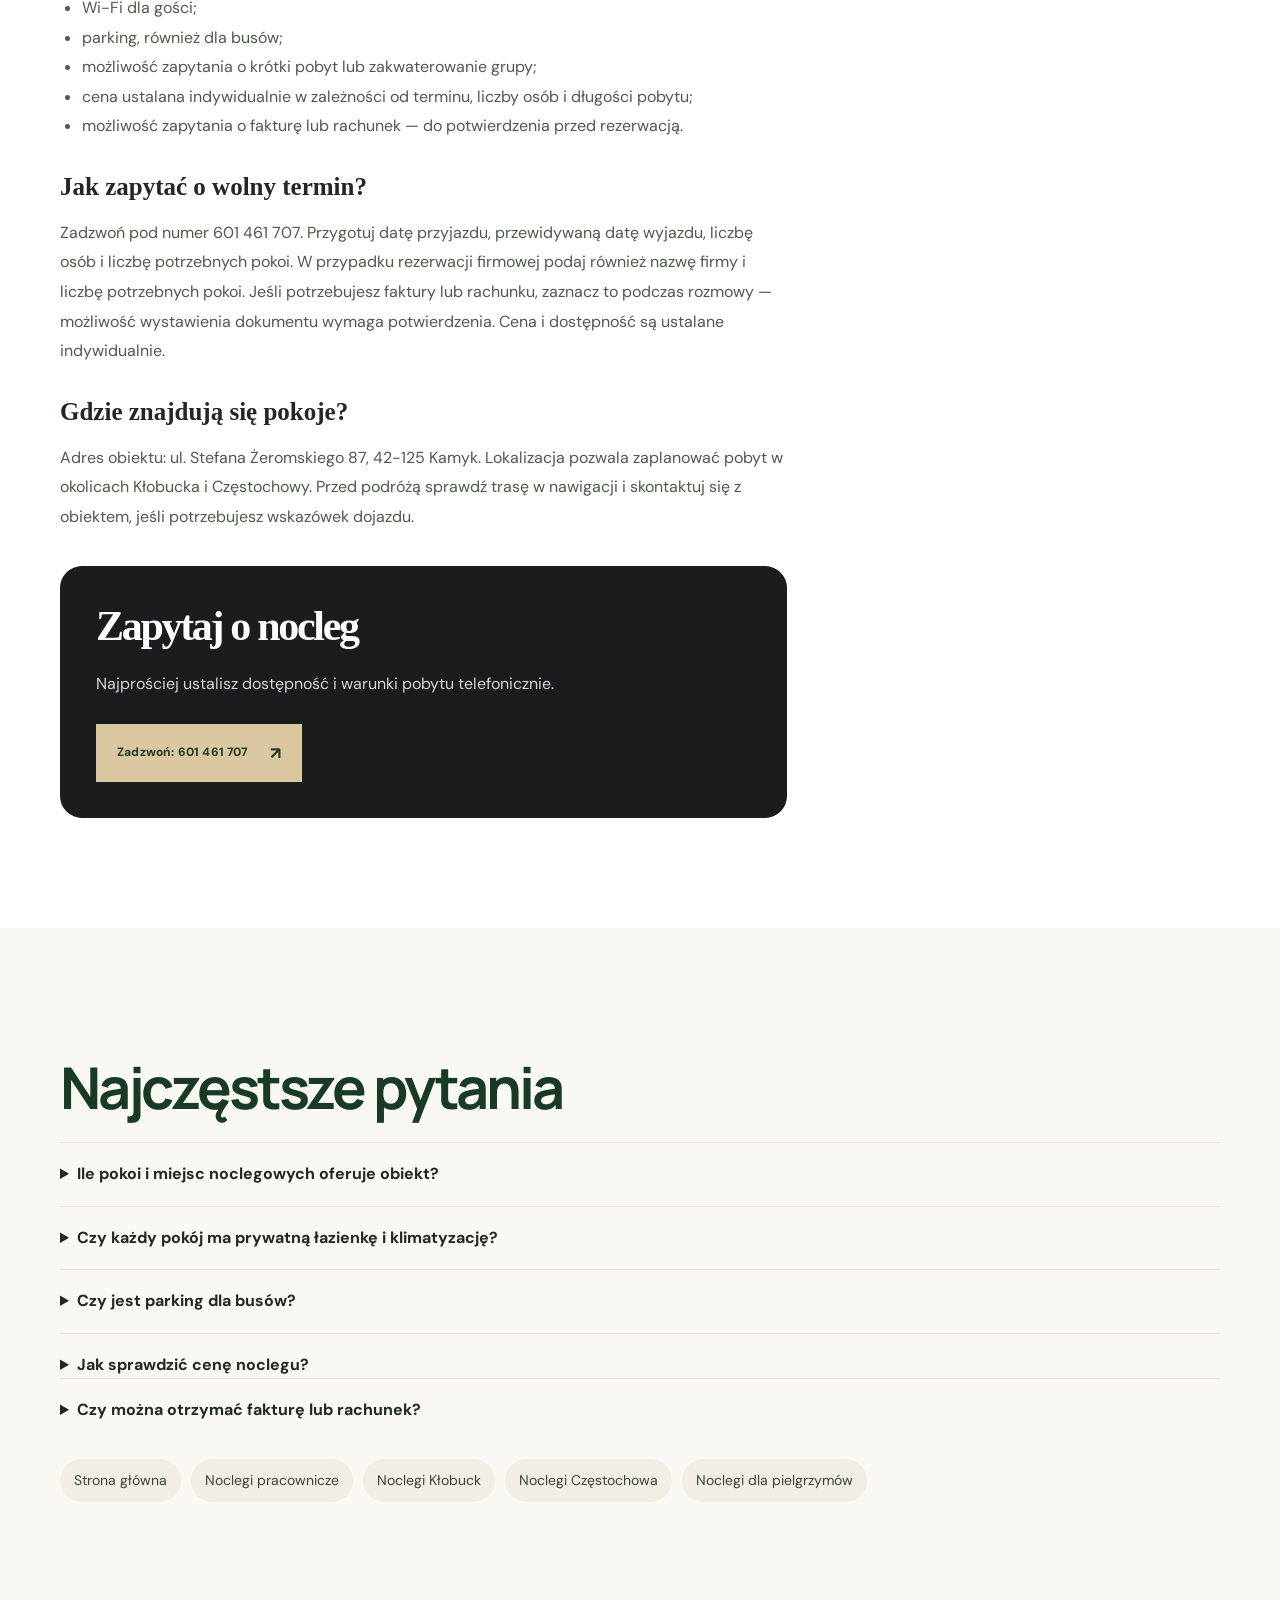
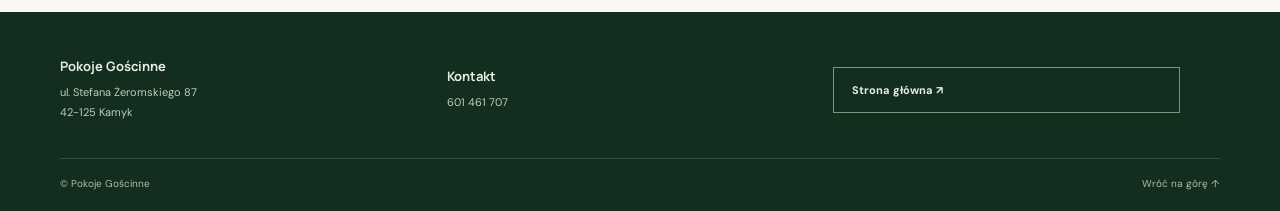
<file: noclegi-pracownicze-kamyk.html>
<!doctype html><html lang="pl"><head><meta charset="utf-8"><meta name="viewport" content="width=device-width, initial-scale=1"><meta name="description" content="Noclegi pracownicze w Kamyku koło Kłobucka i Częstochowy. 7 pokoi, 19 miejsc, prywatna łazienka i klimatyzacja w każdym pokoju, Wi-Fi i parking dla busów. Zapytaj o ofertę."><meta name="robots" content="index,follow,max-image-preview:large"><meta name="theme-color" content="#244b32"><title>Noclegi pracownicze Kamyk – dla firm koło Kłobucka</title><meta property="og:type" content="website"><meta property="og:title" content="Noclegi pracownicze Kamyk – dla firm koło Kłobucka"><meta property="og:description" content="Noclegi pracownicze w Kamyku koło Kłobucka i Częstochowy. 7 pokoi, 19 miejsc, prywatna łazienka i klimatyzacja w każdym pokoju, Wi-Fi i parking dla busów. Zapytaj o ofertę."><link rel="preconnect" href="https://fonts.googleapis.com"><link rel="preconnect" href="https://fonts.gstatic.com" crossorigin><link href="https://fonts.googleapis.com/css2?family=DM+Sans:wght@400;500;600;700&family=Manrope:wght@400;500;600;700;800&display=swap" rel="stylesheet"><link rel="stylesheet" href="style.css"><script type="application/ld+json">{"@context":"https://schema.org","@type":"LodgingBusiness","name":"Pokoje Gościnne","telephone":"+48601461707","address":{"@type":"PostalAddress","streetAddress":"ul. Stefana Żeromskiego 87","addressLocality":"Kamyk","postalCode":"42-125","addressCountry":"PL"},"numberOfRooms":7,"amenityFeature":[{"@type":"LocationFeatureSpecification","name":"Prywatna łazienka w każdym pokoju","value":true},{"@type":"LocationFeatureSpecification","name":"Klimatyzacja w każdym pokoju","value":true},{"@type":"LocationFeatureSpecification","name":"Wi-Fi","value":true},{"@type":"LocationFeatureSpecification","name":"Parking dla busów","value":true}],"description":"Pokoje gościnne w Kamyku koło Kłobucka i Częstochowy. 7 pokoi, 19 miejsc noclegowych, prywatna łazienka i klimatyzacja w każdym pokoju, Wi-Fi i parking."}</script></head><body><div class="topline"><div class="wrap topline-inner"><span>Pokoje gościnne w Kamyku – okolice Kłobucka i Częstochowy</span><a href="tel:+48601461707">Zadzwoń: 601 461 707</a></div></div><header class="header"><div class="wrap nav-wrap"><a class="brand" href="index.html"><img src="assets/img/logo.png" alt="Pokoje Gościnne – logo"></a><button aria-expanded="false" aria-label="Otwórz menu" class="menu-toggle"><span></span><span></span><span></span></button><nav class="nav" aria-label="Menu główne"><a href="index.html#oferta">Oferta</a><a href="index.html#pokoje">Pokoje</a><a href="index.html#grupy">Dla kogo?</a><a href="index.html#galeria">Galeria</a><a href="index.html#okolica">Lokalizacja</a><a href="index.html#faq">FAQ</a><a class="nav-cta" href="index.html#kontakt">Kontakt</a></nav></div></header><main><section class="content-hero"><div class="wrap"><div class="breadcrumb"><a href="index.html">Strona główna</a> / Noclegi pracownicze w Kamyku</div><div class="eyebrow"><span></span> POKOJE DLA PRACOWNIKÓW I EKIP FIRMOWYCH</div><h1>Noclegi pracownicze w Kamyku<br><em>koło Kłobucka i Częstochowy</em></h1><p class="lead">Szukasz zakwaterowania dla pracowników w okolicach Kłobucka lub Częstochowy? Pokoje Gościnne w Kamyku to kameralny obiekt z 7 pokojami i 19 miejscami noclegowymi. Każdy pokój ma własną łazienkę i klimatyzację, a goście mogą korzystać z Wi-Fi i parkingu, również dla busów. Warunki pobytu oraz cenę dla firmy ustalamy indywidualnie.</p><div class="content-hero-actions"><a class="btn btn-primary" href="tel:+48601461707">Zadzwoń: 601 461 707 <span>↗</span></a><a class="btn btn-dark" href="index.html#pokoje">Zobacz pokoje</a></div></div></section><section class="section"><div class="wrap content-layout"><article class="content-copy"><h2>Zakwaterowanie pracowników – najważniejsze informacje</h2><p>Szukasz zakwaterowania dla pracowników w okolicach Kłobucka lub Częstochowy? Pokoje Gościnne w Kamyku to kameralny obiekt z 7 pokojami i 19 miejscami noclegowymi. Każdy pokój ma własną łazienkę i klimatyzację, a goście mogą korzystać z Wi-Fi i parkingu, również dla busów. Warunki pobytu oraz cenę dla firmy ustalamy indywidualnie.</p><img class="content-photo" src="assets/img/IMG_3123.webp" alt="Budynek pokoi gościnnych w Kamyku" loading="lazy"><h3>Warunki pobytu</h3><p>Do dyspozycji gości jest 7 pokoi i łącznie 19 miejsc noclegowych. Każdy pokój ma własną łazienkę i klimatyzację. Na terenie obiektu dostępne są Wi-Fi oraz parking, również dla busów. Obiekt nie zapewnia wyżywienia, dlatego warto uwzględnić to przy planowaniu pobytu.</p><ul><li>7 pokoi i 19 miejsc noclegowych;</li><li>prywatna łazienka i klimatyzacja w każdym pokoju;</li><li>Wi-Fi dla gości;</li><li>parking, również dla busów;</li><li>możliwość zapytania o krótki pobyt lub zakwaterowanie grupy;</li><li>cena ustalana indywidualnie w zależności od terminu, liczby osób i długości pobytu;</li><li>możliwość zapytania o fakturę lub rachunek — do potwierdzenia przed rezerwacją.</li></ul><h3>Jak zapytać o wolny termin?</h3><p>Zadzwoń pod numer 601 461 707. Przygotuj datę przyjazdu, przewidywaną datę wyjazdu, liczbę osób i liczbę potrzebnych pokoi. W przypadku rezerwacji firmowej podaj również nazwę firmy i liczbę potrzebnych pokoi. Jeśli potrzebujesz faktury lub rachunku, zaznacz to podczas rozmowy — możliwość wystawienia dokumentu wymaga potwierdzenia. Cena i dostępność są ustalane indywidualnie.</p><h3>Gdzie znajdują się pokoje?</h3><p>Adres obiektu: ul. Stefana Żeromskiego 87, 42-125 Kamyk. Lokalizacja pozwala zaplanować pobyt w okolicach Kłobucka i Częstochowy. Przed podróżą sprawdź trasę w nawigacji i skontaktuj się z obiektem, jeśli potrzebujesz wskazówek dojazdu.</p><div class="page-cta"><h2>Zapytaj o nocleg</h2><p>Najprościej ustalisz dostępność i warunki pobytu telefonicznie.</p><a class="btn btn-primary" href="tel:+48601461707">Zadzwoń: 601 461 707 <span>↗</span></a></div></article><aside class="content-aside"><h3>Pokoje Gościnne</h3><p>ul. Stefana Żeromskiego 87<br>42-125 Kamyk</p><p><strong>7 pokoi · 19 miejsc</strong><br>Prywatne łazienki · klimatyzacja · Wi-Fi · parking</p><a class="btn btn-primary" href="tel:+48601461707">601 461 707</a><a class="btn btn-dark" href="https://www.google.com/maps/search/?api=1&query=ul.+Stefana+Żeromskiego+87%2C+42-125+Kamyk" target="_blank" rel="noopener">Wyznacz trasę ↗</a></aside></div></section><section class="section" style="background:#faf8f3"><div class="wrap"><h2>Najczęstsze pytania</h2><div class="content-faq"><details><summary>Ile pokoi i miejsc noclegowych oferuje obiekt?</summary><p>Obiekt ma 7 pokoi i łącznie 19 miejsc noclegowych. Dostępność w konkretnym terminie należy potwierdzić telefonicznie.</p></details></div><div class="content-faq"><details><summary>Czy każdy pokój ma prywatną łazienkę i klimatyzację?</summary><p>Tak, każdy pokój ma własną łazienkę oraz klimatyzację.</p></details></div><div class="content-faq"><details><summary>Czy jest parking dla busów?</summary><p>Tak, dostępny jest parking, również dla busów.</p></details></div><div class="content-faq"><details><summary>Jak sprawdzić cenę noclegu?</summary><p>Cena jest ustalana indywidualnie. Zadzwoń pod numer 601 461 707 i podaj termin, liczbę osób oraz długość pobytu.</p></details><div class="content-faq"><details><summary>Czy można otrzymać fakturę lub rachunek?</summary><p>Jeśli potrzebujesz faktury lub rachunku, poinformuj o tym podczas rozmowy. Możliwość wystawienia dokumentu wymaga potwierdzenia przed rezerwacją.</p></details></div></div><div class="related-pages"><a href="index.html">Strona główna</a><a href="noclegi-pracownicze-kamyk.html">Noclegi pracownicze</a><a href="noclegi-kobuck.html">Noclegi Kłobuck</a><a href="noclegi-czestochowa.html">Noclegi Częstochowa</a><a href="noclegi-dla-pielgrzymow.html">Noclegi dla pielgrzymów</a></div></div></section></main><footer class="footer"><div class="wrap footer-main"><div><strong>Pokoje Gościnne</strong><span>ul. Stefana Żeromskiego 87<br>42-125 Kamyk</span></div><div><strong>Kontakt</strong><a href="tel:+48601461707">601 461 707</a></div><a class="footer-call" href="index.html">Strona główna ↗</a></div><div class="wrap footer-bottom"><span>© Pokoje Gościnne</span><a href="#top">Wróć na górę ↑</a></div></footer><a class="mobile-call" href="tel:+48601461707"><span>☎</span> Zadzwoń: 601 461 707</a><script src="script.js"></script></body></html>
</file>
<file: style.css>
:root{--green:#244b32;--green-dark:#183a27;--green-soft:#eaf0e7;--cream:#f7f5ed;--sand:#e9dfca;--orange:#c87545;--ink:#202820;--muted:#69736a;--white:#fff;--font:'DM Sans',sans-serif;--display:'Manrope',sans-serif;--shadow:0 18px 50px rgba(26,48,32,.12)}*{box-sizing:border-box}html{scroll-behavior:smooth;scroll-padding-top:100px}body{margin:0;color:var(--ink);font-family:var(--font);background:#fff;line-height:1.65}a{color:inherit;text-decoration:none}img{display:block;max-width:100%}.wrap{width:min(1160px,calc(100% - 48px));margin-inline:auto}.topline{background:var(--green-dark);color:#e9efdf;font-size:12px;letter-spacing:.03em}.topline-inner{display:flex;justify-content:space-between;padding:9px 0}.topline a{font-weight:700;color:#fff}.header{position:sticky;top:0;z-index:20;background:rgba(255,255,255,.96);backdrop-filter:blur(14px);border-bottom:1px solid #e9ece5}.nav-wrap{height:88px;display:flex;align-items:center;justify-content:space-between}.brand img{width:96px;height:78px;object-fit:contain}.nav{display:flex;align-items:center;gap:34px;font-size:13px;font-weight:700}.nav>a:not(.nav-cta){color:#4e5a50;transition:.2s}.nav>a:hover{color:var(--orange)}.nav-cta{background:var(--green);color:#fff;padding:12px 24px;border-radius:3px}.menu-toggle{display:none;background:none;border:0}.hero{position:relative;min-height:690px;height:min(760px,78vw);display:flex;align-items:center;color:#fff;overflow:hidden;background:#243c2b}.hero-photo,.hero-shade{position:absolute;inset:0}.hero-photo{background:url('assets/img/IMG_3123.webp') center 48%/cover no-repeat;transform:scale(1.015)}.hero-shade{background:linear-gradient(90deg,rgba(15,35,23,.86) 0%,rgba(20,43,29,.72) 42%,rgba(20,43,29,.16) 100%),linear-gradient(0deg,rgba(12,27,18,.38),transparent 35%)}.hero-content{position:relative;z-index:1;padding-top:35px}.eyebrow{display:flex;align-items:center;gap:11px;font-size:10px;letter-spacing:.19em;font-weight:800;color:#73836e}.eyebrow span{display:inline-block;width:27px;height:1px;background:var(--orange)}.eyebrow.light{color:#dce5d8}.hero h1,.section h2,.amenities h2,.contact h2{font:700 clamp(42px,6vw,76px)/1.08 var(--display);letter-spacing:-.055em;margin:22px 0}.hero h1 em,.section h2 em,.amenities h2 em,.contact h2 em{font-style:normal;color:#d8c79f}.hero-content>p{max-width:540px;color:#e2e8df;font-size:17px;line-height:1.8}.hero-actions{display:flex;gap:13px;flex-wrap:wrap;margin-top:30px}.btn{display:inline-flex;align-items:center;justify-content:center;gap:22px;padding:15px 21px;font-size:12px;font-weight:800;letter-spacing:.015em;border:0;cursor:pointer;transition:transform .2s,background .2s}.btn:hover{transform:translateY(-2px)}.btn span{font-size:17px}.btn-primary{background:#d8c79f;color:#263b2a}.btn-primary:hover{background:#ead9b4}.btn-glass{border:1px solid rgba(255,255,255,.55);color:#fff;background:rgba(255,255,255,.08)}.hero-note{display:flex;align-items:center;gap:13px;margin-top:55px}.note-icon{width:42px;height:42px;border:1px solid rgba(255,255,255,.4);border-radius:50%;display:grid;place-items:center;color:#e3d1a6;font-size:19px}.hero-note strong,.hero-note small{display:block}.hero-note strong{font-size:13px}.hero-note small{font-size:11px;color:#d4ddd2}.hero-bottom{position:absolute;bottom:22px;left:50%;transform:translateX(-50%);display:flex;justify-content:space-between;color:#d6dfd5;font-size:10px;letter-spacing:.13em}.quickfacts{position:relative;z-index:2;margin-top:-1px;display:grid;grid-template-columns:repeat(5,minmax(0,1fr));background:#fff;box-shadow:var(--shadow);padding:25px 30px}.fact{display:flex;align-items:center;gap:12px;padding:4px 14px;border-right:1px solid #e7e9e2;min-width:0}.fact:first-child{padding-left:0}.fact:last-child{border:0}.fact-icon{width:42px;height:42px;border-radius:50%;display:grid;place-items:center;background:var(--green-soft);color:var(--green);font-size:22px}.fact strong,.fact small{display:block}.fact strong{font:700 14px var(--display)}.fact small{font-size:11px;color:var(--muted)}.section{padding:110px 0}.intro{background:var(--cream)}.intro-grid{display:grid;grid-template-columns:.9fr 1.1fr;gap:90px;align-items:center}.section h2,.amenities h2,.contact h2{font-size:clamp(38px,4.5vw,58px);color:var(--green-dark);margin:18px 0 24px}.section h2 em{color:#9b794f}.intro-copy p{font-size:14px;color:#677168;line-height:1.9}.intro-copy .lead{font-size:17px;color:#38463b}.text-link{display:inline-flex;gap:18px;align-items:center;margin-top:19px;color:var(--green);font-weight:800;font-size:12px;border-bottom:1px solid #a6b29f;padding-bottom:8px}.text-link span{font-size:19px}.intro-photos{position:relative;padding:0 35px 45px 0}.intro-main{width:100%;height:440px;object-fit:cover}.intro-small{position:absolute;width:42%;height:190px;object-fit:cover;right:0;bottom:0;border:9px solid var(--cream)}.photo-tag{position:absolute;top:24px;left:-25px;background:#fff;padding:15px 20px;display:flex;align-items:center;gap:10px;box-shadow:var(--shadow)}.photo-tag strong{font:800 34px var(--display);color:var(--green)}.photo-tag span{font-size:10px;line-height:1.3;color:#657064}.audience{background:#fff}.section-heading{display:flex;justify-content:space-between;align-items:end;gap:50px;margin-bottom:43px}.section-heading h2{margin-bottom:0}.section-heading>p{max-width:360px;font-size:13px;color:var(--muted);margin-bottom:8px}.audience-grid{display:grid;grid-template-columns:repeat(3,1fr);gap:16px}.audience-card{min-height:410px;position:relative;overflow:hidden;color:#fff;background-size:cover;background-position:center}.audience-card:before{content:"";position:absolute;inset:0;background:linear-gradient(0deg,rgba(16,36,24,.94),rgba(18,40,27,.15) 100%)}.workers{background-image:url('assets/img/IMG_3106.webp')}.pilgrims{background-image:url('assets/img/IMG_3123.webp')}.tourists{background-image:url('assets/img/IMG_3085.webp')}.card-number{position:absolute;top:22px;left:23px;font-size:10px;letter-spacing:.16em;color:#f0e5c8}.card-content{position:absolute;bottom:0;padding:27px}.card-symbol{font-size:25px;color:#dfcda7}.card-content h3{font:700 24px var(--display);margin:8px 0}.card-content p{font-size:12px;line-height:1.75;color:#e0e7df;margin:0 0 17px}.card-content a{font-size:11px;font-weight:800;color:#e9d8b1;border-bottom:1px solid rgba(233,216,177,.5);padding-bottom:7px}.card-content a b{margin-left:12px}.rooms{background:var(--cream)}.gallery-grid{display:grid;grid-template-columns:1.35fr 1fr 1fr;grid-template-rows:220px 220px;gap:13px}.gallery-item{position:relative;overflow:hidden;background:#d9dfd3}.gallery-item img{width:100%;height:100%;object-fit:cover;transition:transform .5s}.gallery-item:hover img{transform:scale(1.045)}.gallery-item:after{content:"";position:absolute;inset:45% 0 0;background:linear-gradient(transparent,rgba(14,29,18,.65))}.gallery-item span{position:absolute;z-index:1;bottom:17px;left:18px;color:#fff;font-size:12px;font-weight:700}.gallery-large{grid-row:span 2}.rooms-bottom{display:flex;justify-content:space-between;align-items:center;margin-top:23px;font-size:12px;color:var(--muted)}.rooms-bottom .text-link{margin:0}.amenities{background:var(--green-dark);color:#fff;padding:95px 0}.amenities-grid{display:grid;grid-template-columns:.8fr 1.2fr;gap:100px;align-items:center}.amenities h2,.contact h2{color:#fff}.amenities h2 em,.contact h2 em{color:#d9c69a}.amenities p,.contact p{font-size:14px;color:#d3ddd2;max-width:350px;line-height:1.8}.amenity-list>div{display:flex;align-items:center;gap:24px;border-bottom:1px solid rgba(255,255,255,.18);padding:19px 0}.amenity-list>div:first-child{border-top:1px solid rgba(255,255,255,.18)}.amenity-list b{font-size:10px;color:#d5c39b}.amenity-list span{flex:1}.amenity-list strong,.amenity-list small{display:block}.amenity-list strong{font:700 15px var(--display)}.amenity-list small{font-size:11px;color:#c3d0c2}.amenity-list i{font-style:normal;color:#d5c39b}.location{background:#fff}.location-grid{display:grid;grid-template-columns:.85fr 1.15fr;gap:85px;align-items:center}.location-copy p{font-size:14px;color:var(--muted);line-height:1.9}.address{display:flex;align-items:center;gap:14px;margin:27px 0}.address>span{width:42px;height:42px;border-radius:50%;display:grid;place-items:center;background:var(--green-soft);color:var(--green);font-size:23px}.address strong,.address small{display:block}.address strong{font-size:13px}.address small{font-size:11px;color:var(--muted)}.btn-dark{background:var(--green);color:#fff}.location-image{position:relative}.location-image>img{width:100%;height:430px;object-fit:cover}.location-label{position:absolute;bottom:20px;left:20px;background:#fff;padding:14px 19px;display:flex;align-items:center;gap:12px;box-shadow:var(--shadow)}.location-label>span{font-size:22px;color:var(--orange)}.location-label strong,.location-label small{display:block}.location-label strong{font:700 16px var(--display)}.location-label small{font-size:10px;color:var(--muted)}.contact{background:linear-gradient(120deg,rgba(21,48,31,.96),rgba(31,71,46,.94)),url('assets/img/IMG_3129.webp') center/cover;color:#fff;padding:100px 0}.contact-grid{display:grid;grid-template-columns:1fr .85fr;gap:100px;align-items:center}.contact h2{font-size:clamp(42px,5vw,64px)}.phone{display:inline-flex;align-items:center;gap:18px;font:800 clamp(30px,4vw,45px) var(--display);color:#e8d8b4;margin-top:15px}.phone span{font-size:24px}.contact-note{display:block;color:#b9c8b9;font-size:11px;margin-top:8px}.contact-panel{background:#fff;color:var(--ink);padding:34px 36px;box-shadow:0 25px 70px rgba(0,0,0,.2)}.contact-panel h3{font:800 24px var(--display);margin:0 0 6px;color:var(--green-dark)}.contact-panel>p{font-size:12px;color:var(--muted);margin:0 0 22px}.contact-panel label{display:block;font-size:10px;font-weight:800;color:#455448;margin:12px 0 5px}.contact-panel input,.contact-panel select,.contact-panel textarea{width:100%;padding:11px 12px;border:1px solid #dfe5dc;background:#fbfcf9;color:var(--ink);font:12px var(--font);border-radius:0;outline:none}.contact-panel input:focus,.contact-panel select:focus,.contact-panel textarea:focus{border-color:#78916f}.contact-panel textarea{resize:vertical}.form-row{display:grid;grid-template-columns:1fr 1fr;gap:12px}.form-submit{width:100%;margin-top:18px}.contact-panel form>small{display:block;font-size:9px;color:#879187;line-height:1.5;margin-top:10px}.footer{background:#132d1e;color:#e7eee4;padding:45px 0 18px}.footer-main{display:grid;grid-template-columns:1fr 1fr 1fr auto;gap:40px;align-items:center;padding-bottom:35px}.footer-brand img{width:110px;height:100px;object-fit:contain;background:#fff;padding:5px}.footer-main>div strong,.footer-main>div span,.footer-main>div a{display:block}.footer-main>div strong{font:700 13px var(--display);margin-bottom:8px}.footer-main>div span,.footer-main>div a{font-size:11px;color:#bfcebf;line-height:1.8}.footer-call{border:1px solid #7d947c;padding:13px 18px;font-size:11px;font-weight:700}.footer-call span{margin-left:13px}.footer-bottom{border-top:1px solid rgba(255,255,255,.15);padding-top:17px;display:flex;justify-content:space-between;font-size:10px;color:#aebdad}.mobile-call{display:none}
@media(max-width:1050px){.quickfacts{grid-template-columns:repeat(3,minmax(0,1fr));row-gap:12px}.fact:nth-child(3){border-right:0}.tile-grid{grid-template-columns:repeat(2,minmax(0,1fr))}}
@media(max-width:850px){.wrap{width:min(100% - 36px,650px)}.nav-wrap{height:74px}.brand img{width:78px;height:66px}.menu-toggle{display:flex;flex-direction:column;gap:5px;padding:10px}.menu-toggle span{width:24px;height:2px;background:var(--green)}.nav{display:none;position:absolute;top:74px;left:0;right:0;background:#fff;padding:18px 24px 24px;box-shadow:0 15px 20px #152e1d18;flex-direction:column;align-items:stretch;gap:0}.nav.open{display:flex}.nav a{padding:13px 0;border-bottom:1px solid #edf0e9}.nav .nav-cta{text-align:center;margin-top:12px;padding:13px}.hero{height:auto;min-height:670px}.hero-photo{background-position:58% center}.hero-shade{background:linear-gradient(90deg,rgba(15,35,23,.84),rgba(20,43,29,.43)),linear-gradient(0deg,rgba(12,27,18,.4),transparent)}.hero-content{padding-top:90px;padding-bottom:130px}.hero h1{font-size:clamp(43px,10vw,65px)}.hero-content>p{font-size:15px;max-width:480px}.hero-note{margin-top:38px}.hero-bottom{font-size:8px}.quickfacts{grid-template-columns:1fr 1fr;padding:16px 13px;margin-top:0}.fact{padding:12px 8px;border-right:0;border-bottom:1px solid #e7e9e2}.fact:nth-child(odd){border-right:1px solid #e7e9e2}.fact:nth-child(n+3){border-bottom:0}.fact:first-child{padding-left:8px}.fact-icon{width:36px;height:36px;flex-shrink:0}.fact strong{font-size:12px}.fact small{font-size:10px}.section{padding:75px 0}.intro-grid,.location-grid,.amenities-grid,.contact-grid{grid-template-columns:1fr;gap:40px}.intro-photos{margin:0 10px 0 20px}.intro-main{height:360px}.intro-small{height:145px}.photo-tag{left:-20px}.section-heading{display:block}.section-heading>p{margin-top:18px}.audience-grid{grid-template-columns:1fr}.audience-card{min-height:360px}.gallery-grid{grid-template-columns:1fr 1fr;grid-template-rows:220px 180px 180px}.gallery-large{grid-row:span 2}.rooms-bottom{align-items:flex-start;gap:15px;flex-direction:column}.amenities{padding:75px 0}.amenities-grid{gap:25px}.location-image>img{height:330px}.contact{padding:75px 0}.contact-grid{gap:40px}.contact-panel{padding:27px 22px}.footer-main{grid-template-columns:1fr 1fr;gap:25px}.footer-brand{grid-row:span 2}.footer-call{justify-self:start}.topline-inner{font-size:10px}.topline-inner span{max-width:60%}}
@media(max-width:480px){.wrap{width:calc(100% - 30px)}.topline-inner{padding:8px 0}.topline-inner span{max-width:58%;line-height:1.35}.topline a{white-space:nowrap}.hero{min-height:650px}.hero-content{padding-top:80px}.hero h1{font-size:43px}.hero-content>p{font-size:14px}.hero-actions{flex-direction:column;align-items:stretch;max-width:330px}.btn{padding:15px 16px}.hero-bottom .scroll-cue{display:none}.section h2,.amenities h2,.contact h2{font-size:39px}.intro-main{height:290px}.intro-small{height:120px;width:46%;border-width:6px}.audience-card{min-height:380px}.gallery-grid{grid-template-rows:175px 155px 155px;gap:8px}.gallery-item span{font-size:10px;left:10px;bottom:10px}.form-row{grid-template-columns:1fr}.contact-panel{padding:24px 17px}.footer-main{grid-template-columns:1fr 1fr;gap:20px}.footer-brand img{width:88px;height:88px}.footer-bottom{font-size:9px}.mobile-call{display:flex;position:fixed;z-index:30;bottom:12px;left:12px;right:12px;background:#d9c79e;color:#203b29;justify-content:center;align-items:center;gap:10px;padding:14px 12px;font-size:13px;font-weight:800;box-shadow:0 8px 25px #122d1d35}.footer{padding-bottom:85px}}

/* Additional SEO content sections */
.stay-details{background:#f5f4ec}.details-grid{display:grid;grid-template-columns:repeat(3,1fr);gap:18px;margin-top:42px}.details-grid article{background:#fff;padding:30px 27px;border:1px solid #e7e8df;min-height:300px}.details-grid article>span{font:800 11px var(--display);color:#9b875b;letter-spacing:.12em}.details-grid h3{font:800 20px var(--display);color:var(--green-dark);line-height:1.3;margin:18px 0 12px}.details-grid p,.practical-grid>div>p{font-size:13px;line-height:1.85;color:var(--muted)}.details-grid a{display:inline-block;margin-top:12px;color:var(--green);font-size:11px;font-weight:800}.practical-info{background:#fff}.practical-grid{display:grid;grid-template-columns:.8fr 1.2fr;gap:90px}.practical-grid h2,.faq h2{font:800 clamp(38px,4.5vw,56px) var(--display);line-height:1.08;color:var(--green-dark);margin:18px 0}.practical-grid h2 em,.faq h2 em{font-style:normal;color:#a48e60}.practical-list>div{padding:17px 0;border-bottom:1px solid #e8e9e1}.practical-list>div:first-child{border-top:1px solid #e8e9e1}.practical-list strong{font:700 15px var(--display);color:var(--green-dark)}.practical-list p,.faq-list p{font-size:12px;line-height:1.8;color:var(--muted);margin:7px 0 0}.faq{background:#f5f4ec}.faq-wrap{max-width:900px}.faq-list{margin-top:30px;border-top:1px solid #dfe3d9}.faq-list details{border-bottom:1px solid #dfe3d9;padding:19px 3px}.faq-list summary{cursor:pointer;list-style:none;font:700 15px var(--display);color:var(--green-dark);position:relative;padding-right:35px}.faq-list summary::-webkit-details-marker{display:none}.faq-list summary:after{content:'+';position:absolute;right:4px;top:-4px;color:#9b875b;font-size:23px;font-weight:400}.faq-list details[open] summary:after{content:'−'}.faq-list p{max-width:760px;padding:4px 30px 0 0}
@media(max-width:1050px){.quickfacts{grid-template-columns:repeat(3,minmax(0,1fr));row-gap:12px}.fact:nth-child(3){border-right:0}.tile-grid{grid-template-columns:repeat(2,minmax(0,1fr))}}
@media(max-width:850px){.details-grid{grid-template-columns:1fr}.details-grid article{min-height:0;padding:25px}.practical-grid{grid-template-columns:1fr;gap:30px}}

/* V3: rozbudowane grupy, przestrzenie wspólne, kafelki i pełna galeria */
.group-section{background:#fff}.group-cards{display:grid;grid-template-columns:repeat(2,minmax(0,1fr));gap:18px}.group-card{position:relative;min-height:350px;overflow:hidden;background:#243c2b;color:white;border-radius:22px}.group-card>img{position:absolute;inset:0;width:100%;height:100%;object-fit:cover;transition:transform .6s}.group-card:hover>img{transform:scale(1.04)}.group-overlay{position:absolute;inset:0;background:linear-gradient(0deg,rgba(14,31,21,.96),rgba(15,35,24,.30))}.group-card-content{position:absolute;inset:auto 0 0;padding:30px}.group-card-content>span{font-size:10px;letter-spacing:.16em;color:#e3d1a6}.group-card h3{font:700 24px var(--display);margin:10px 0}.group-card p{font-size:13px;line-height:1.75;color:#edf1e9;margin:0 0 18px;max-width:650px}.group-card a{font-size:11px;font-weight:800;color:#e8d8b4;border-bottom:1px solid #e8d8b477;padding-bottom:7px}.group-note{margin:20px 0 0;padding:14px 18px;background:#f7f5ed;border:1px solid #e8e1cf;border-radius:12px;font-size:12px;color:#626d61}.common-spaces{background:#fbfaf6}.common-intro{max-width:700px;color:var(--muted);font-size:14px;line-height:1.85;margin:-8px 0 30px}.common-grid{display:grid;grid-template-columns:repeat(6,1fr);gap:14px}.common-grid figure{grid-column:span 2;margin:0;background:white;border:1px solid #e9e8df;border-radius:16px;overflow:hidden}.common-grid .common-feature{grid-column:span 3}.common-grid img{width:100%;height:230px;object-fit:cover}.common-grid .common-feature img{height:300px}.common-grid figcaption{padding:15px 17px}.common-grid figcaption strong,.common-grid figcaption span{display:block}.common-grid figcaption strong{font:700 16px var(--display);color:var(--green-dark)}.common-grid figcaption span{font-size:11px;color:var(--muted);margin-top:3px}.amenity-tiles{padding:85px 0;background:#f4f2e9}.amenity-tiles h2{font:700 clamp(36px,4vw,52px)/1.1 var(--display);letter-spacing:-.04em;color:var(--green-dark);margin:16px 0 32px}.amenity-tiles h2 em{font-style:normal;color:#9b794f}.tile-grid{display:grid;grid-template-columns:repeat(4,minmax(0,1fr));gap:12px}.tile-grid>div{min-width:0;grid-template-columns:38px minmax(0,1fr);grid-template-rows:auto auto;column-gap:12px;align-items:center}.tile-grid strong,.tile-grid span{min-width:0;overflow-wrap:anywhere}.tile-grid>div{background:#fff;border:1px solid #e9e8df;border-radius:13px;padding:19px;min-height:116px;display:grid;grid-template-columns:38px 1fr;grid-template-rows:auto auto;column-gap:12px;align-content:center}.tile-grid b{grid-row:span 2;width:36px;height:36px;border-radius:50%;display:grid;place-items:center;background:#1d3d2a;color:#fff;font-size:17px}.tile-grid strong{font:700 13px var(--display);color:var(--green-dark)}.tile-grid span{font-size:10px;color:var(--muted);line-height:1.45;margin-top:3px}.all-gallery{background:#171819;color:#fff;padding:85px 0}.all-gallery .eyebrow{color:#d7dfd3}.gallery-heading{display:flex;justify-content:space-between;align-items:end;gap:30px;margin:12px 0 28px}.gallery-heading h2{font:700 clamp(32px,4vw,46px)/1.1 var(--display);margin:0;color:#fff;letter-spacing:-.035em}.gallery-heading p{font-size:11px;color:#c2c7c2;margin:0}.all-gallery-grid{display:grid;grid-template-columns:repeat(5,minmax(0,1fr));gap:10px}.all-gallery-item{position:relative;border:0;padding:0;cursor:zoom-in;overflow:hidden;aspect-ratio:1.28;background:#303431;border-radius:12px;text-align:left}.all-gallery-item img{width:100%;height:100%;object-fit:cover;transition:transform .4s}.all-gallery-item:hover img{transform:scale(1.06)}.all-gallery-item:after{content:"";position:absolute;inset:50% 0 0;background:linear-gradient(transparent,rgba(0,0,0,.68))}.all-gallery-item span{position:absolute;z-index:1;left:12px;right:8px;bottom:10px;color:#fff;font-size:10px;font-weight:600;text-shadow:0 1px 4px #000}.lightbox{display:none;position:fixed;inset:0;z-index:100;background:rgba(8,10,9,.96);align-items:center;justify-content:center;padding:60px 75px}.lightbox.open{display:flex}.lightbox figure{margin:0;max-width:min(1100px,85vw);max-height:80vh;text-align:center}.lightbox figure img{max-width:100%;max-height:72vh;width:auto;height:auto;object-fit:contain;margin:auto;box-shadow:0 15px 60px #0008}.lightbox figcaption{color:#fff;font-size:13px;margin-top:12px}.lightbox button{position:absolute;border:1px solid #ffffff55;background:#ffffff15;color:#fff;cursor:pointer;border-radius:50%;display:grid;place-items:center}.lightbox-close{top:20px;right:25px;width:44px;height:44px;font-size:30px}.lightbox-prev,.lightbox-next{top:50%;transform:translateY(-50%);width:48px;height:48px;font-size:34px}.lightbox-prev{left:20px}.lightbox-next{right:20px}.lightbox-count{position:absolute;bottom:18px;color:#d4d8d3;font-size:12px}
@media(max-width:900px){.all-gallery-grid{grid-template-columns:repeat(3,minmax(0,1fr))}.tile-grid{grid-template-columns:repeat(2,1fr)}}
@media(max-width:600px){.group-cards{grid-template-columns:1fr}.group-card{min-height:390px}.group-card-content{padding:22px}.group-card h3{font-size:21px}.common-grid{grid-template-columns:1fr 1fr}.common-grid figure,.common-grid .common-feature{grid-column:span 1}.common-grid img,.common-grid .common-feature img{height:180px}.common-grid figure:first-child{grid-column:span 2}.common-grid figure:first-child img{height:230px}.tile-grid{grid-template-columns:repeat(2,minmax(0,1fr));gap:8px}.tile-grid>div{padding:13px 10px;grid-template-columns:31px 1fr;column-gap:8px;min-height:104px}.tile-grid b{width:30px;height:30px;font-size:14px}.tile-grid strong{font-size:11px}.tile-grid span{font-size:9px}.all-gallery{padding:65px 0}.gallery-heading{display:block}.gallery-heading p{margin-top:10px}.all-gallery-grid{grid-template-columns:repeat(2,minmax(0,1fr));gap:7px}.all-gallery-item{border-radius:8px}.all-gallery-item span{font-size:9px;left:8px;bottom:7px}.lightbox{padding:55px 12px}.lightbox figure{max-width:100%;max-height:75vh}.lightbox-prev{left:7px}.lightbox-next{right:7px}.lightbox-prev,.lightbox-next{width:38px;height:38px;font-size:27px}}

/* SEO landing pages and internal links */
.seo-links{background:#f8f6f1}.seo-link-grid{display:grid;grid-template-columns:repeat(2,minmax(0,1fr));gap:14px;margin-top:28px}.seo-link-grid a{position:relative;display:flex;flex-direction:column;gap:7px;padding:23px 56px 23px 24px;background:#fff;border:1px solid rgba(30,40,30,.1);border-radius:18px;text-decoration:none;color:inherit;transition:transform .2s,box-shadow .2s}.seo-link-grid a:hover{transform:translateY(-3px);box-shadow:0 12px 28px #18251b12}.seo-link-grid strong{font-family:Georgia,serif;font-size:21px}.seo-link-grid span{color:#687168;font-size:14px}.seo-link-grid b{position:absolute;right:23px;top:50%;transform:translateY(-50%);font-size:24px;color:#b66a35}.content-hero{padding:76px 0 64px;background:#f4f0e8}.content-hero .eyebrow{margin-bottom:18px}.content-hero h1{max-width:900px;font-family:Georgia,serif;font-size:clamp(38px,6vw,68px);line-height:1.04;letter-spacing:-.035em;margin:0 0 22px}.content-hero h1 em{color:#9b633d;font-weight:400}.content-hero .lead{max-width:820px;font-size:19px;line-height:1.7;color:#50564f}.content-hero-actions{display:flex;flex-wrap:wrap;gap:12px;margin-top:28px}.content-layout{display:grid;grid-template-columns:minmax(0,1.5fr) minmax(260px,.8fr);gap:46px;align-items:start}.content-copy h2,.content-copy h3{font-family:Georgia,serif;line-height:1.15}.content-copy h2{font-size:clamp(29px,4vw,42px);margin:0 0 18px}.content-copy h3{font-size:25px;margin:32px 0 12px}.content-copy p,.content-copy li{font-size:16px;line-height:1.85;color:#51584f}.content-copy ul{padding-left:22px}.content-aside{position:sticky;top:25px;padding:27px;background:#f7f4ed;border:1px solid #e9e2d5;border-radius:20px}.content-aside h3{font-family:Georgia,serif;font-size:24px;margin:0 0 15px}.content-aside p{font-size:14px;line-height:1.7;color:#596158}.content-aside .btn{width:100%;justify-content:center;margin-top:10px}.content-photo{width:100%;height:270px;object-fit:cover;border-radius:18px;margin:20px 0}.breadcrumb{font-size:13px;color:#737a70;margin-bottom:18px}.breadcrumb a{color:inherit}.content-faq{border-top:1px solid #e9e5dc;padding:18px 0}.content-faq summary{font-weight:700;cursor:pointer}.content-faq p{margin-bottom:0}.page-cta{background:#1b1c1d;color:#fff;border-radius:22px;padding:36px;margin-top:35px}.page-cta h2{color:#fff}.page-cta p{color:#d6d6d2}.page-cta .btn{display:inline-flex;margin-top:10px}.related-pages{display:flex;flex-wrap:wrap;gap:10px}.related-pages a{padding:10px 14px;border-radius:99px;background:#f3eee5;color:#384638;text-decoration:none;font-size:14px}
@media(max-width:760px){.seo-link-grid{grid-template-columns:1fr}.content-layout{grid-template-columns:1fr;gap:20px}.content-aside{position:static}.content-hero{padding:54px 0 44px}.content-hero .lead{font-size:17px}.page-cta{padding:25px}}


/* V4.1 – uporządkowana nawigacja, jedna sekcja udogodnień i zwijana galeria */
.amenity-intro{max-width:620px;margin:-16px 0 28px;color:#697166;font-size:14px;line-height:1.75}
.all-gallery-grid .all-gallery-item:nth-child(n+7){display:none}
.all-gallery-grid.expanded .all-gallery-item{display:block}
.gallery-more-wrap{display:flex;justify-content:center;margin-top:26px}
.gallery-more{display:inline-flex;align-items:center;gap:14px;padding:14px 22px;border:1px solid #d9c79e;border-radius:999px;background:transparent;color:#f3ead7;font:700 13px var(--display);cursor:pointer;transition:background .2s,color .2s,transform .2s}
.gallery-more:hover{background:#d9c79e;color:#1d3325;transform:translateY(-2px)}
.gallery-more span{font-size:18px;line-height:1}
.rooms-bottom{margin-top:28px}
.nav a{white-space:nowrap}
html{scroll-behavior:smooth;scroll-padding-top:95px}
@media(prefers-reduced-motion:reduce){html{scroll-behavior:auto}}

.room-facts{display:grid;grid-template-columns:repeat(3,minmax(0,1fr));gap:14px;margin:26px 0 4px}.room-facts>div{padding:22px 24px;background:#f7f5ee;border:1px solid #e9e5d9;border-radius:15px}.room-facts strong,.room-facts span{display:block}.room-facts strong{font:800 32px/1 var(--display);color:var(--green-dark)}.room-facts span{margin-top:7px;color:#687168;font-size:12px}.rooms-bottom{display:flex;align-items:center;justify-content:space-between;gap:18px;padding-top:20px;border-top:1px solid #e8e5dc}.rooms-bottom>span{font-size:13px;color:var(--muted)}
@media(max-width:600px){.room-facts{gap:8px}.room-facts>div{padding:16px 11px}.room-facts strong{font-size:26px}.room-facts span{font-size:10px}.rooms-bottom{align-items:flex-start;flex-direction:column}}
</file>
